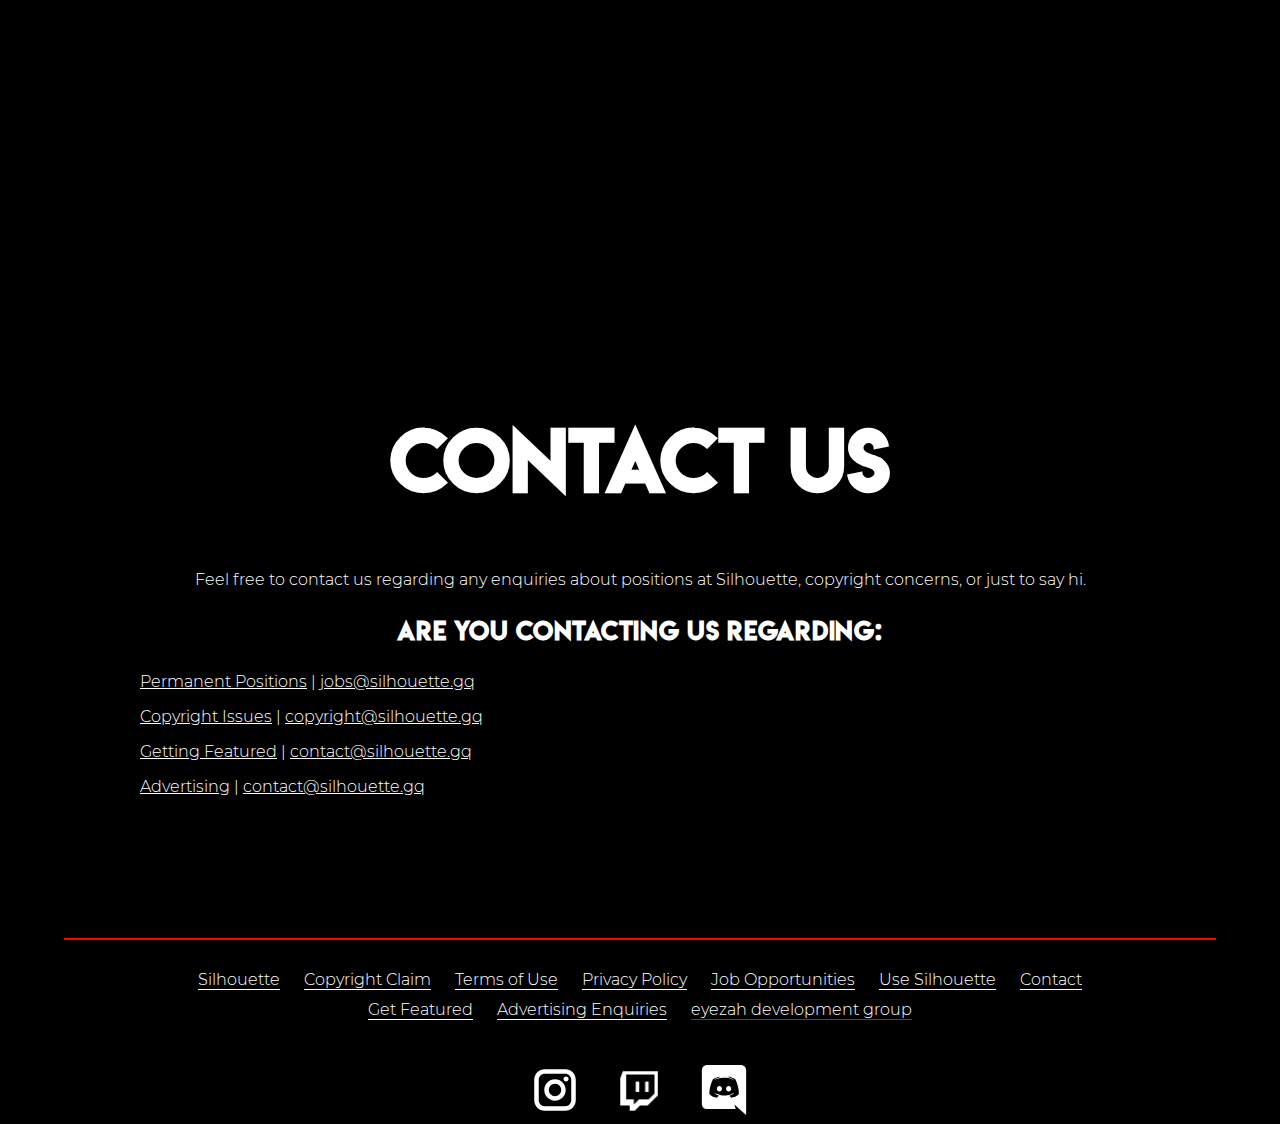
<file: contact/index.html>
<!DOCTYPE html>
<html>
  <head>
    <meta charset="utf-8">
    <meta name="viewport" content="width=device-width, initial-scale=1">
    <title>Contact | Silhouette</title>
    <link href="../style/doc.css" rel="stylesheet" type="text/css" />
	<meta name="description" content="The hottest internet radio this side of the known universe. Silhouette is the loudest Internet Radio by secondary school students in the Auckland region. It's Locally operated, and functions with community in mind.">

	<link rel="apple-touch-icon" sizes="180x180" href="../favicons/apple-touch-icon.png">
	<link rel="icon" type="image/png" sizes="32x32" href="../favicons/favicon-32x32.png">
	<link rel="icon" type="image/png" sizes="192x192" href="../favicons/android-chrome-192x192.png">
	<link rel="icon" type="image/png" sizes="16x16" href="../favicons/favicon-16x16.png">
	<link rel="manifest" href="../favicons/site.webmanifest">
	<link rel="mask-icon" href="../favicons/safari-pinned-tab.svg" color="#ff0000">
	<link rel="shortcut icon" href="../favicons/favicon.ico">
	<meta name="msapplication-TileColor" content="#000000">
	<meta name="msapplication-TileImage" content="../favicons/mstile-144x144.png">
	<meta name="msapplication-config" content="../favicons/browserconfig.xml">
	<meta name="theme-color" content="#000000">
	<link rel="icon" type="image/png" href="http://www.silhouette.gq/favicons/favicon.ico">
	<link rel="favicon" type="image/png" href="http://www.silhouette.gq/favicons/favicon.ico">
	<link rel="shortcut icon" type="image/x-icon" href="favicon.ico">
	
	<meta property="og:title" content="Contact | Silhouette" />
	<meta property="og:type" content="website" />
	<meta property="og:url" content="https://www.silhouette.gq/contact" />
	<meta property="og:image" content="https://www.silhouette.gq/favicons/thumbnail.png" />
	<meta property="og:site_name" content="Silhouette" />
	<meta property="og:locale" content="en_US">
	<meta property="og:description" content="The hottest internet radio this side of the known universe | Silhouette - Beats Turning">
	
	<!-- Google Analytics -->
	<script async src="https://www.googletagmanager.com/gtag/js?id=UA-141698745-1"></script>
	<script>
	  window.dataLayer = window.dataLayer || [];
	  function gtag(){dataLayer.push(arguments);}
	  gtag('js', new Date());

      gtag('config', 'UA-141698745-1');
	</script>
  </head>
  <body>
  <div id=load><div id="load-record"><div id="load-1"></div><div class="load-rotate" id="load-2"></div><div class="load-rotate" id="load-3"></div><div class="load-rotate" id="load-4"></div></div></div>
  <h1>Contact Us</h1>
  <p style="text-align: center">Feel free to contact us regarding any enquiries about positions at Silhouette, copyright concerns, or just to say hi.</p>
  <h3>Are you contacting us regarding:</h3>
  <p><a href="mailto:jobs@silhouette.gq?subject=Permant%20Positions">Permanent Positions</a> | <a href="mailto:jobs@silhouette.gq?subject=Permant%20Positions">jobs@silhouette.gq</a></p>
  <p><a href="mailto:copyright@silhouette.gq?subject=Copyright">Copyright Issues</a> | <a href="mailto:copyright@silhouette.gq?subject=Copyright">copyright@silhouette.gq</a></p>
  <p><a href="mailto:contact@silhouette.gq?subject=Feature">Getting Featured</a> | <a href="mailto:contact@silhouette.gq?subject=Feature">contact@silhouette.gq</a></p>
  <p><a href="mailto:contact@silhouette.gq?subject=Advertising">Advertising</a> | <a href="mailto:contact@silhouette.gq?subject=Advertising">contact@silhouette.gq</a></p>
  <br>
  <br>
  <br>
  <br>
  <br>
  <br>
  <br>
  <div id=footer-line></div>
  <div id="footer">
    <a href="http://www.silhouette.gq">Silhouette</a>
	<a onClick="window.open('http://www.silhouette.gq/legal/#copyright','_blank')">Copyright Claim</a>
	<a onClick="window.open('http://www.silhouette.gq/legal','_blank')">Terms of Use</a>
	<a onClick="window.open('http://www.silhouette.gq/privacy','_blank')">Privacy Policy</a>
	<a onClick="window.open('http://www.silhouette.gq/jobs','_blank')">Job Opportunities</a>
	<a onClick="window.open('http://www.silhouette.gq/developer','_blank')">Use Silhouette</a>
	<a onClick="window.open('http://www.silhouette.gq/contact','_blank')">Contact</a>
	<a onClick="window.open('http://www.silhouette.gq/jobs/#feature','_blank')">Get Featured</a>
	<a onClick="window.open('http://www.silhouette.gq/contact','_blank')">Advertising Enquiries</a>
	<a href="" style="border-bottom:1px solid red">eyezah development group</a>
	<div id=footer-social>
	  <img src="../style/images/instagram.svg" onClick="window.open('https://www.instagram.com/silhouette.gq/','_blank')"></img>
	  <img src="../style/images/twitch.png" onClick="window.open('https://www.twitch.tv/silhouettegq/','_blank')"></img>
	  <img src="../style/images/discord.svg" onClick="window.open('https://discord.gg/ZVeEfbq','_blank')" style="background-color:black"></img>
	</div>
  </div>
  <script src="../script/doc.js"></script>
  </body>
</html>
</file>
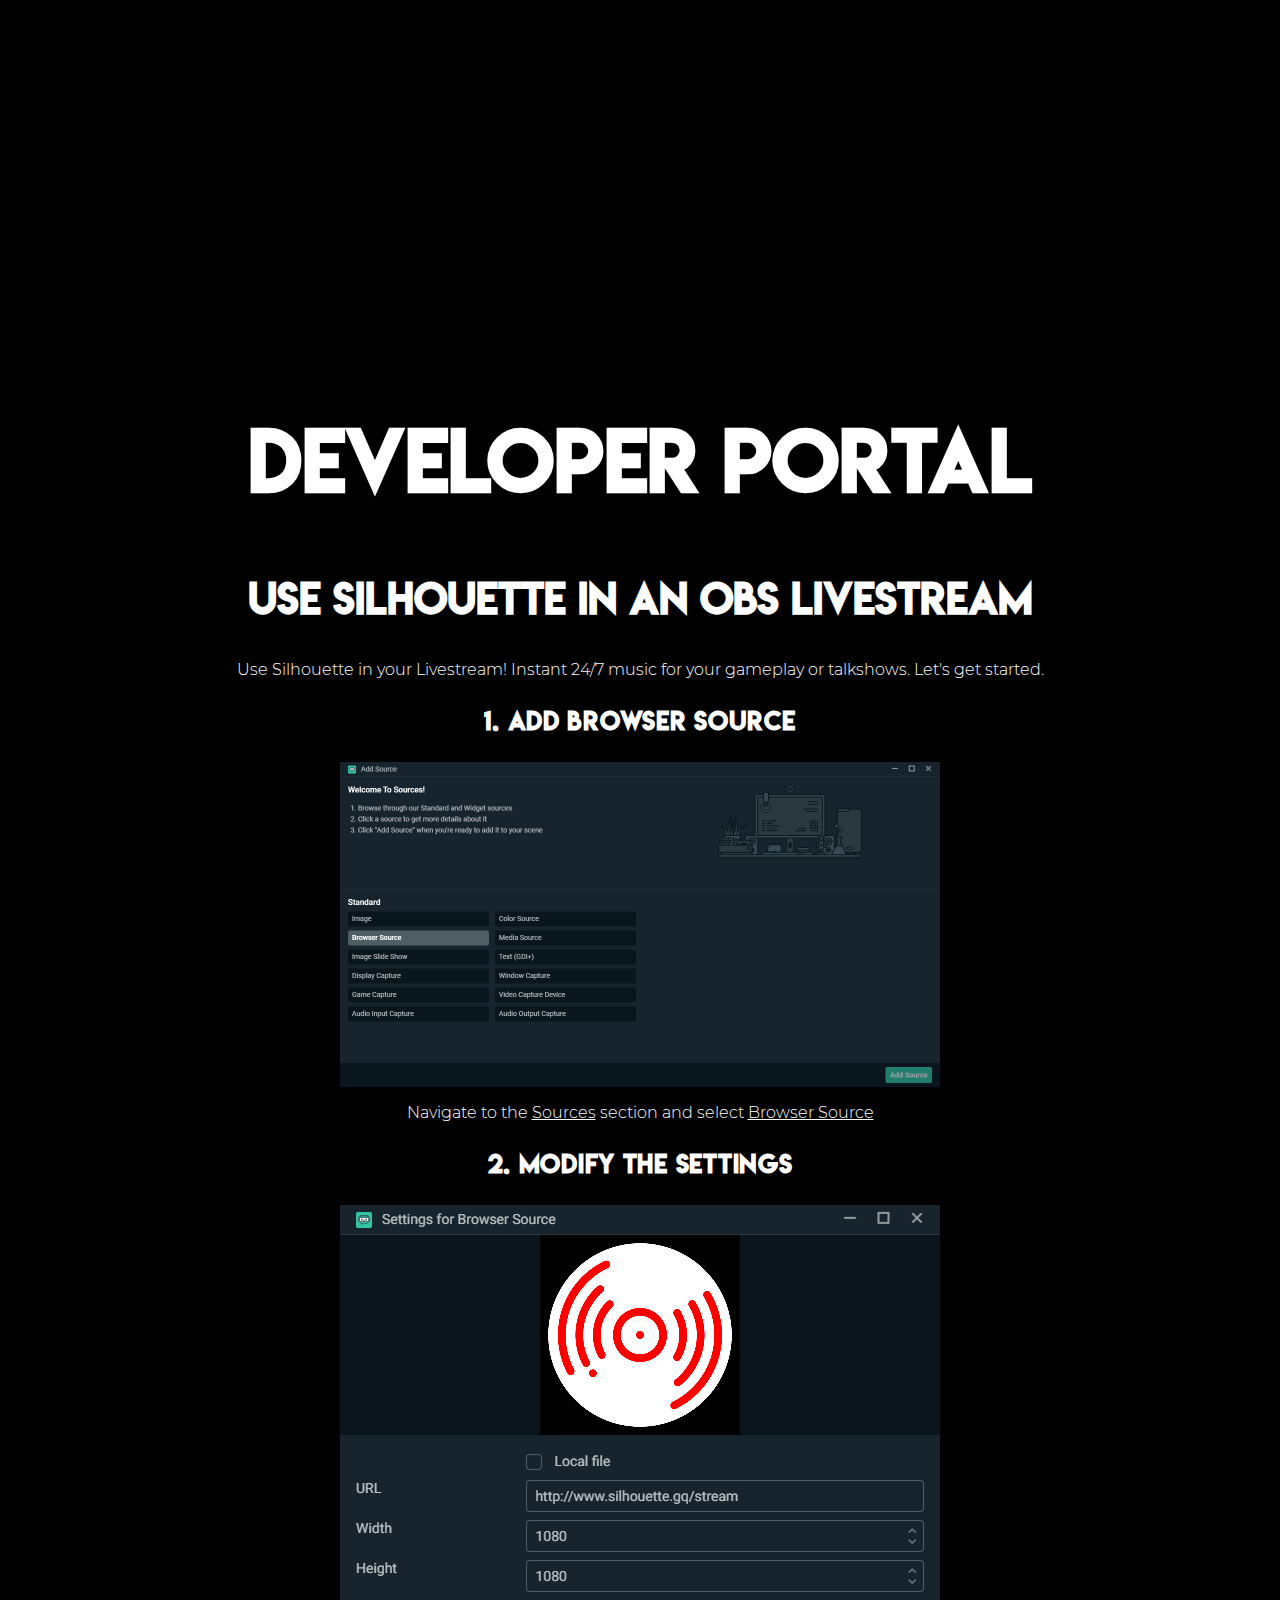
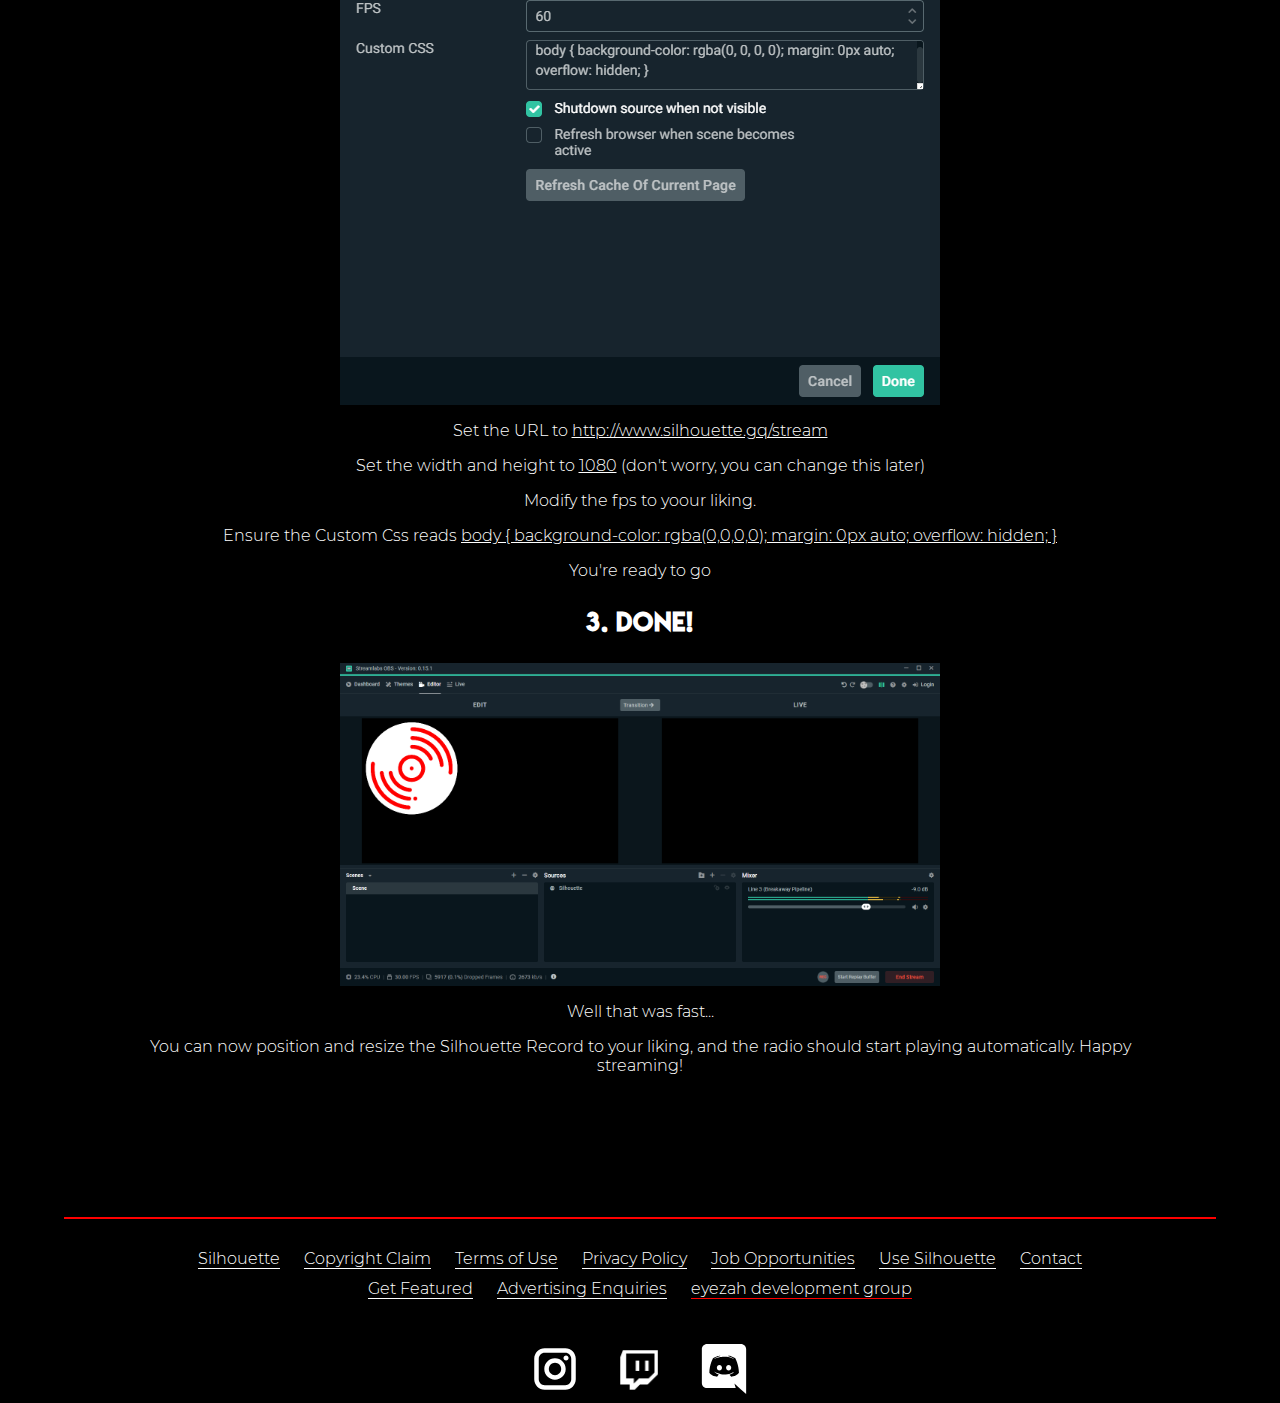
<file: developer/index.html>
<!DOCTYPE html>
<html>
  <head>
    <meta charset="utf-8">
    <meta name="viewport" content="width=device-width, initial-scale=1">
    <title>Developer Portal | Silhouette</title>
    <link href="../style/doc.css" rel="stylesheet" type="text/css" />
	<meta name="description" content="Developer options and quirks for adding Silhouette to your website or stream. The hottest internet radio this side of the known universe. Silhouette is the loudest Internet Radio by secondary school students in the Auckland region. It's Locally operated, and functions with community in mind.">

	<link rel="apple-touch-icon" sizes="180x180" href="../favicons/apple-touch-icon.png">
	<link rel="icon" type="image/png" sizes="32x32" href="../favicons/favicon-32x32.png">
	<link rel="icon" type="image/png" sizes="192x192" href="../favicons/android-chrome-192x192.png">
	<link rel="icon" type="image/png" sizes="16x16" href="../favicons/favicon-16x16.png">
	<link rel="manifest" href="../favicons/site.webmanifest">
	<link rel="mask-icon" href="../favicons/safari-pinned-tab.svg" color="#ff0000">
	<link rel="shortcut icon" href="../favicons/favicon.ico">
	<meta name="msapplication-TileColor" content="#000000">
	<meta name="msapplication-TileImage" content="../favicons/mstile-144x144.png">
	<meta name="msapplication-config" content="../favicons/browserconfig.xml">
	<meta name="theme-color" content="#000000">
	<link rel="icon" type="image/png" href="http://www.silhouette.gq/favicons/favicon.ico">
	<link rel="favicon" type="image/png" href="http://www.silhouette.gq/favicons/favicon.ico">
	<link rel="shortcut icon" type="image/x-icon" href="favicon.ico">
	
	<meta property="og:title" content="Developer Portal | Silhouette" />
	<meta property="og:type" content="website" />
	<meta property="og:url" content="https://www.silhouette.gq/developer" />
	<meta property="og:image" content="https://www.silhouette.gq/favicons/thumbnail.png" />
	<meta property="og:site_name" content="Silhouette" />
	<meta property="og:locale" content="en_US">
	<meta property="og:description" content="The hottest internet radio this side of the known universe | Silhouette - Beats Turning">
	
	<!-- Google Analytics -->
	<script async src="https://www.googletagmanager.com/gtag/js?id=UA-141698745-1"></script>
	<script>
	  window.dataLayer = window.dataLayer || [];
	  function gtag(){dataLayer.push(arguments);}
	  gtag('js', new Date());

      gtag('config', 'UA-141698745-1');
	</script>
  </head>
  <body>
  <div id=load><div id="load-record"><div id="load-1"></div><div class="load-rotate" id="load-2"></div><div class="load-rotate" id="load-3"></div><div class="load-rotate" id="load-4"></div></div></div>
  <h1>Developer Portal</h1>
  <h2>Use Silhouette in an OBS Livestream</h2>
  <p style="text-align: center">Use Silhouette in your Livestream! Instant 24/7 music for your gameplay or talkshows. Let's get started.</p>
  <h3>1. Add browser source</h3>
  <img src="./obs-1.png"></img>
  <p style="text-align: center">Navigate to the <a>Sources</a> section and select <a>Browser Source</a></p>
  <h3>2. Modify the Settings</h3>
  <img src="./obs-2.png"></img>
  <p style="text-align: center">Set the URL to <a>http://www.silhouette.gq/stream</a></p>
  <p style="text-align: center">Set the width and height to <a>1080</a> (don't worry, you can change this later)</p>
  <p style="text-align: center">Modify the fps to yoour liking.</p>
  <p style="text-align: center">Ensure the Custom Css reads <a>body { background-color: rgba(0,0,0,0); margin: 0px auto; overflow: hidden; }</a></p>
  <p style="text-align: center">You're ready to go</p>
  <h3>3. Done!</h3>
  <img src="./obs-3.png"></img>
  <p style="text-align: center">Well that was fast...</p>
  <p style="text-align: center">You can now position and resize the Silhouette Record to your liking, and the radio should start playing automatically. Happy streaming!</p>
  <br>
  <br>
  <br>
  <br>
  <br>
  <br>
  <br>
  <div id=footer-line></div>
  <div id="footer">
    <a href="http://www.silhouette.gq">Silhouette</a>
	<a onClick="window.open('http://www.silhouette.gq/legal/#copyright','_blank')">Copyright Claim</a>
	<a onClick="window.open('http://www.silhouette.gq/legal','_blank')">Terms of Use</a>
	<a onClick="window.open('http://www.silhouette.gq/privacy','_blank')">Privacy Policy</a>
	<a onClick="window.open('http://www.silhouette.gq/jobs','_blank')">Job Opportunities</a>
	<a onClick="window.open('http://www.silhouette.gq/developer','_blank')">Use Silhouette</a>
	<a onClick="window.open('http://www.silhouette.gq/contact','_blank')">Contact</a>
	<a onClick="window.open('http://www.silhouette.gq/jobs/#feature','_blank')">Get Featured</a>
	<a onClick="window.open('http://www.silhouette.gq/contact','_blank')">Advertising Enquiries</a>
	<a href="" style="border-bottom:1px solid red">eyezah development group</a>
	<div id=footer-social>
	  <img src="../style/images/instagram.svg" onClick="window.open('https://www.instagram.com/silhouette.gq/','_blank')"></img>
	  <img src="../style/images/twitch.png" onClick="window.open('https://www.twitch.tv/silhouettegq/','_blank')"></img>
	  <img src="../style/images/discord.svg" onClick="window.open('https://discord.gg/ZVeEfbq','_blank')" style="background-color:black"></img>
	</div>
  </div>
  <script src="../script/doc.js"></script>
  </body>
</html>
</file>
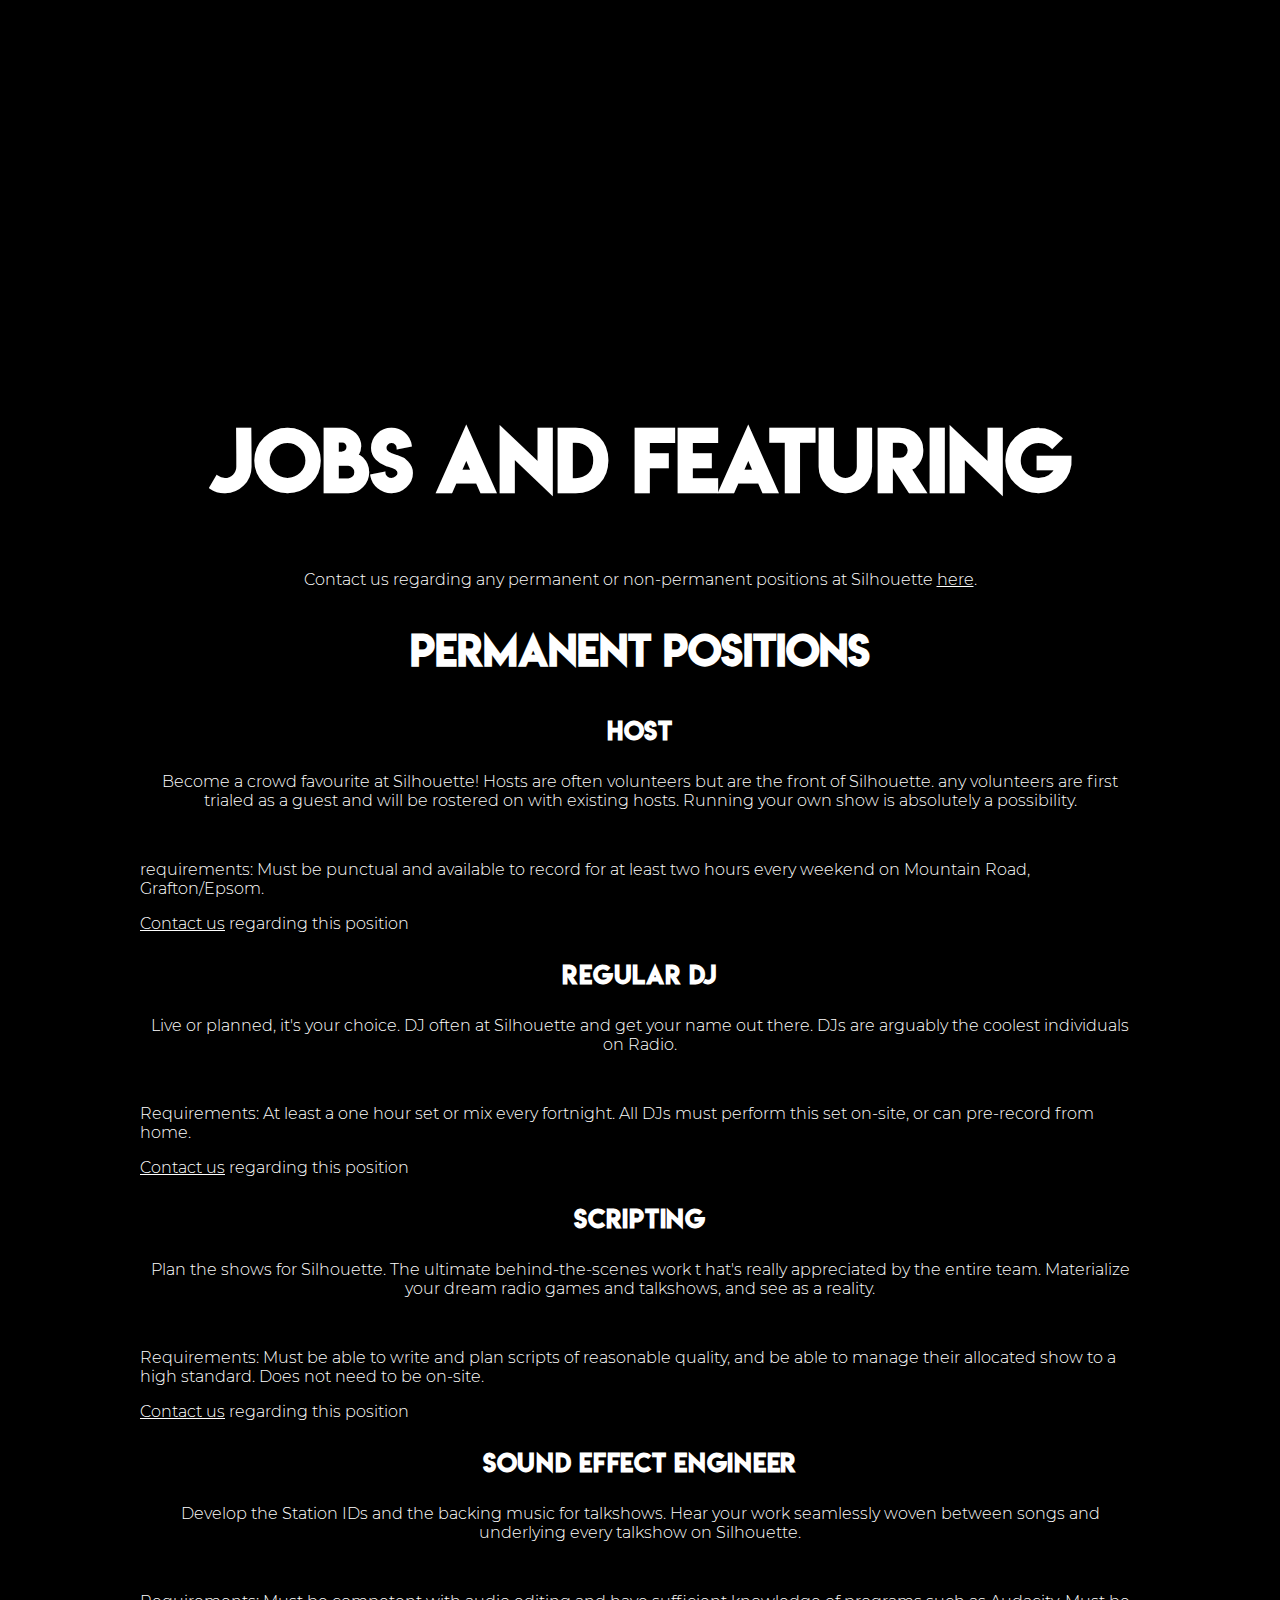
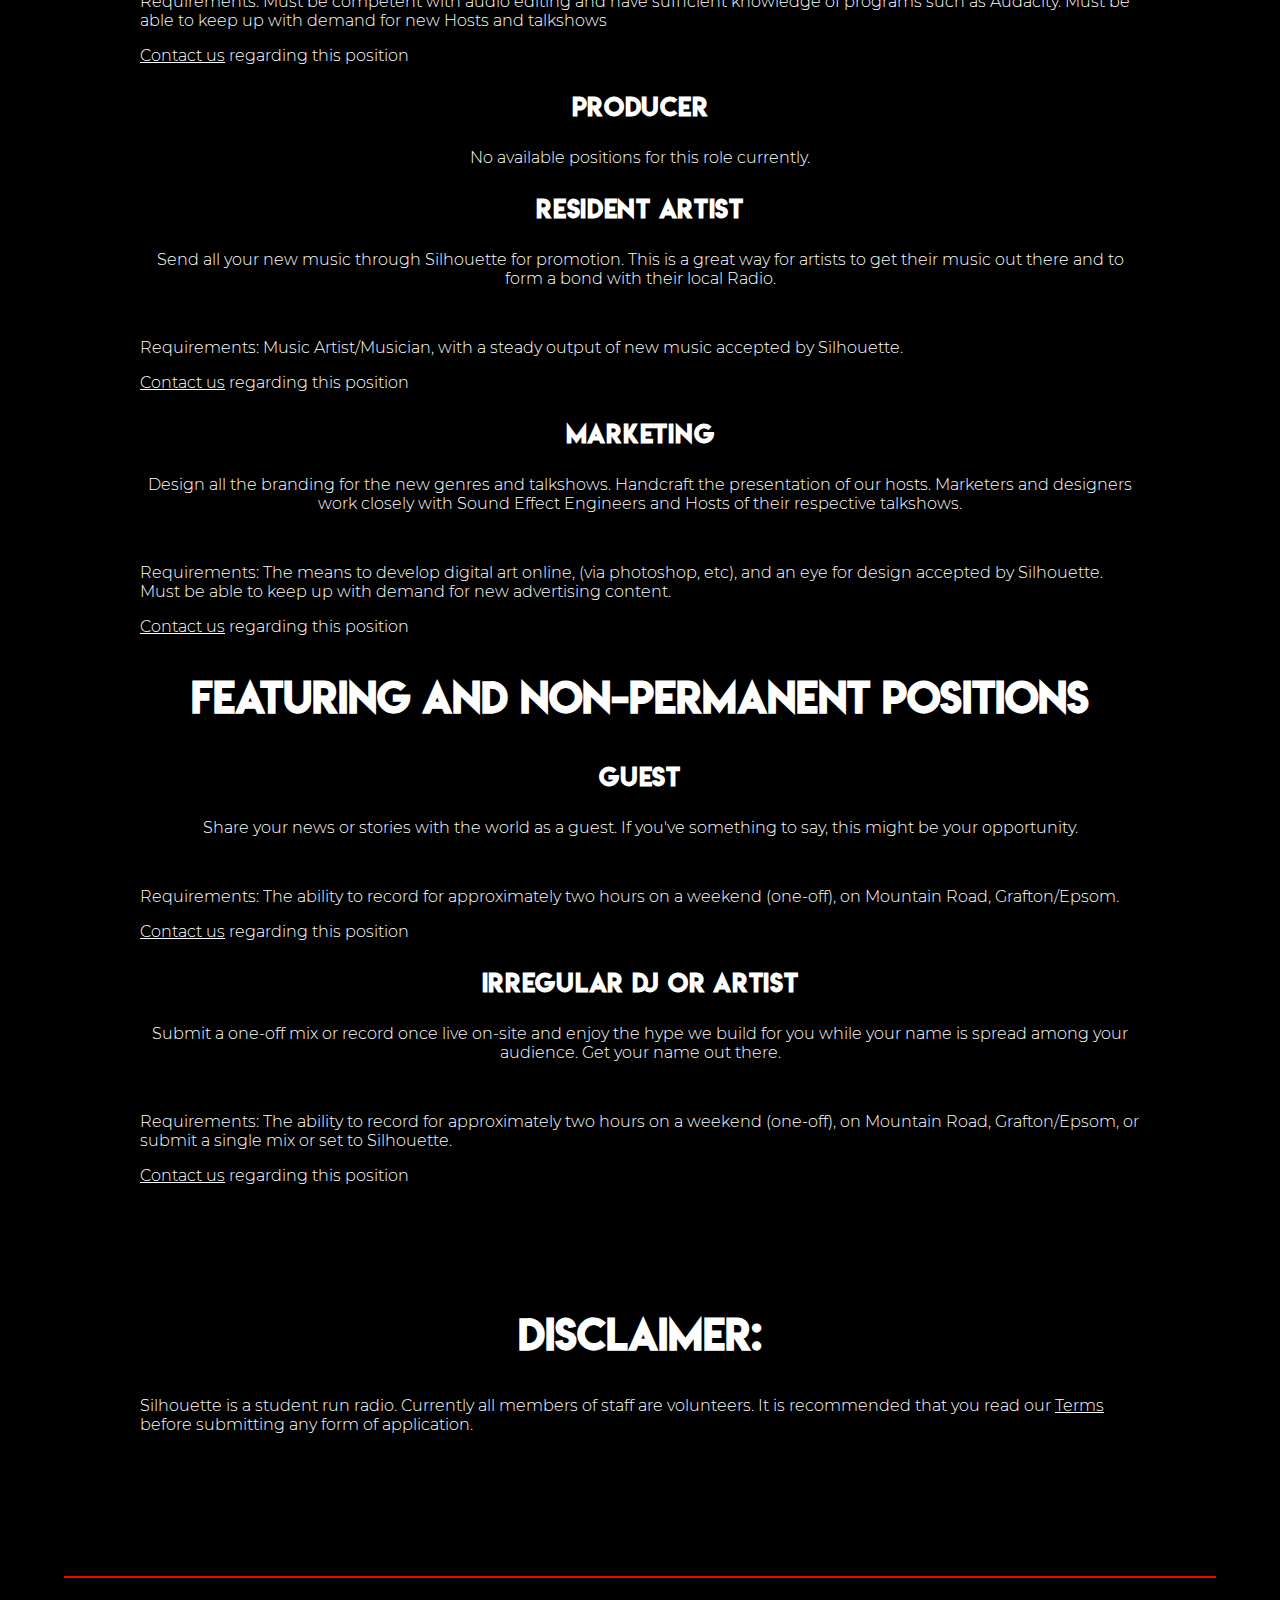
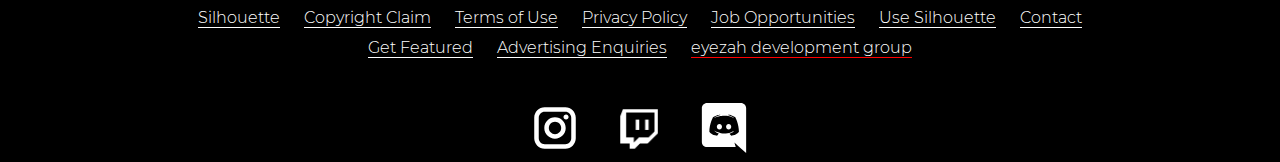
<file: jobs/index.html>
<!DOCTYPE html>
<html>
  <head>
    <meta charset="utf-8">
    <meta name="viewport" content="width=device-width, initial-scale=1">
    <title>Jobs | Silhouette</title>
    <link href="../style/doc.css" rel="stylesheet" type="text/css" />
	<meta name="description" content="We have a variety of positions available here at Silhouette. Contact us to learn more. The hottest internet radio this side of the known universe. Silhouette is the loudest Internet Radio by secondary school students in the Auckland region. It's Locally operated, and functions with community in mind.">

	<link rel="apple-touch-icon" sizes="180x180" href="../favicons/apple-touch-icon.png">
	<link rel="icon" type="image/png" sizes="32x32" href="../favicons/favicon-32x32.png">
	<link rel="icon" type="image/png" sizes="192x192" href="../favicons/android-chrome-192x192.png">
	<link rel="icon" type="image/png" sizes="16x16" href="../favicons/favicon-16x16.png">
	<link rel="manifest" href="../favicons/site.webmanifest">
	<link rel="mask-icon" href="../favicons/safari-pinned-tab.svg" color="#ff0000">
	<link rel="shortcut icon" href="../favicons/favicon.ico">
	<meta name="msapplication-TileColor" content="#000000">
	<meta name="msapplication-TileImage" content="../favicons/mstile-144x144.png">
	<meta name="msapplication-config" content="../favicons/browserconfig.xml">
	<meta name="theme-color" content="#000000">
	<link rel="icon" type="image/png" href="http://www.silhouette.gq/favicons/favicon.ico">
	<link rel="favicon" type="image/png" href="http://www.silhouette.gq/favicons/favicon.ico">
	<link rel="shortcut icon" type="image/x-icon" href="favicon.ico">
	
	<meta property="og:title" content="Jobs | Silhouette" />
	<meta property="og:type" content="website" />
	<meta property="og:url" content="https://www.silhouette.gq/jobs" />
	<meta property="og:image" content="https://www.silhouette.gq/favicons/thumbnail.png" />
	<meta property="og:site_name" content="Silhouette" />
	<meta property="og:locale" content="en_US">
	<meta property="og:description" content="The hottest internet radio this side of the known universe | Silhouette - Beats Turning">
	
	<!-- Google Analytics -->
	<script async src="https://www.googletagmanager.com/gtag/js?id=UA-141698745-1"></script>
	<script>
	  window.dataLayer = window.dataLayer || [];
	  function gtag(){dataLayer.push(arguments);}
	  gtag('js', new Date());

      gtag('config', 'UA-141698745-1');
	</script>
  </head>
  <body>
  <div id=load><div id="load-record"><div id="load-1"></div><div class="load-rotate" id="load-2"></div><div class="load-rotate" id="load-3"></div><div class="load-rotate" id="load-4"></div></div></div>
  <h1>Jobs and Featuring</h1>
  <p style="text-align: center">Contact us regarding any permanent or non-permanent positions at Silhouette <a href="http://www.silhouette.gq/contact">here</a>.</p>
  <h2>Permanent Positions</h2>
  
  
  <h3>Host</h3>
  <p style="text-align: center">Become a crowd favourite at Silhouette! Hosts are often volunteers but are the front of Silhouette. any volunteers are first trialed as a guest and will be rostered on with existing hosts. Running your own show is absolutely a possibility.</p>
  <br>
  <p>requirements: Must be punctual and available to record for at least two hours every weekend on Mountain Road, Grafton/Epsom.</p>
  <p><a href="mailto:jobs@silhouette.gq?subject=Host%20Position">Contact us</a> regarding this position</p>
  
  
  <h3>Regular DJ</h3>
  <p style="text-align: center">Live or planned, it's your choice. DJ often at Silhouette and get your name out there. DJs are arguably the coolest individuals on Radio.</p>
  <br>
  <p>Requirements: At least a one hour set or mix every fortnight. All DJs must perform this set on-site, or can pre-record from home.</p>
  <p><a href="mailto:jobs@silhouette.gq?subject=DJ%20Position">Contact us</a> regarding this position</p>
  
  
  <h3>Scripting</h3>
  <p style="text-align: center">Plan the shows for Silhouette. The ultimate behind-the-scenes work t hat's really appreciated by the entire team. Materialize your dream radio games and talkshows, and see as a reality.</p>
  <br>
  <p>Requirements: Must be able to write and plan scripts of reasonable quality, and be able to manage their allocated show to a high standard. Does not need to be on-site.</p>
  <p><a href="mailto:jobs@silhouette.gq?subject=Scripting%20Position">Contact us</a> regarding this position</p>
  
  
  <h3>Sound Effect Engineer</h3>
  <p style="text-align: center">Develop the Station IDs and the backing music for talkshows. Hear your work seamlessly woven between songs and underlying every talkshow on Silhouette.</p>
  <br>
  <p>Requirements: Must be competent with audio editing and have sufficient knowledge of programs such as Audacity. Must be able to keep up with demand for new Hosts and talkshows</p>
  <p><a href="mailto:jobs@silhouette.gq?subject=Sound%20Effect%20Engineer%20Position">Contact us</a> regarding this position</p>
  
  
  <h3>Producer</h3>
  <p style="text-align: center">No available positions for this role currently.</p>
  
  
  <h3>Resident Artist</h3>
  <p style="text-align: center">Send all your new music through Silhouette for promotion. This is a great way for artists to get their music out there and to form a bond with their local Radio.</p>
  <br>
  <p>Requirements: Music Artist/Musician, with a steady output of new music accepted by Silhouette.</p>
  <p><a href="mailto:jobs@silhouette.gq?subject=Artist%20Position">Contact us</a> regarding this position</p>
  
  
  <h3>Marketing</h3>
  <p style="text-align: center">Design all the branding for the new genres and talkshows. Handcraft the presentation of our hosts. Marketers and designers work closely with Sound Effect Engineers and Hosts of their respective talkshows.</p>
  <br>
  <p>Requirements: The means to develop digital art online, (via photoshop, etc), and an eye for design accepted by Silhouette. Must be able to keep up with demand for new advertising content.</p>
  <p><a href="mailto:jobs@silhouette.gq?subject=Marketing%20Position">Contact us</a> regarding this position</p>
  
  
  
  <h2 id=feature>Featuring and non-permanent positions</h2>
  <h3>Guest</h3>
  <p style="text-align: center">Share your news or stories with the world as a guest. If you've something to say, this might be your opportunity.</p>
  <br>
  <p>Requirements: The ability to record for approximately two hours on a weekend (one-off), on Mountain Road, Grafton/Epsom.</p>
  <p><a href="mailto:contact@silhouette.gq?subject=Feature">Contact us</a> regarding this position</p>
  
  
  <h3>Irregular DJ or Artist</h3>
  <p style="text-align: center">Submit a one-off mix or record once live on-site and enjoy the hype we build for you while your name is spread among your audience. Get your name out there.</p>
  <br>
  <p>Requirements: The ability to record for approximately two hours on a weekend (one-off), on Mountain Road, Grafton/Epsom, or submit a single mix or set to Silhouette.</p>
  <p><a href="mailto:contact@silhouette.gq?subject=Feature">Contact us</a> regarding this position</p>
  
  
  <br>
  <br>
  <br>
  <br>
  <h2>Disclaimer:</h2>
  <p>Silhouette is a student run radio. Currently all members of staff are volunteers. It is recommended that you read our <a href="http://www.silhouette.gq/legal">Terms</a> before submitting any form of application.</p>
  <br>
  <br>
  <br>
  <br>
  <br>
  <br>
  <br>
  <div id=footer-line></div>
  <div id="footer">
    <a href="http://www.silhouette.gq">Silhouette</a>
	<a onClick="window.open('http://www.silhouette.gq/legal/#copyright','_blank')">Copyright Claim</a>
	<a onClick="window.open('http://www.silhouette.gq/legal','_blank')">Terms of Use</a>
	<a onClick="window.open('http://www.silhouette.gq/privacy','_blank')">Privacy Policy</a>
	<a onClick="window.open('http://www.silhouette.gq/jobs','_blank')">Job Opportunities</a>
	<a onClick="window.open('http://www.silhouette.gq/developer','_blank')">Use Silhouette</a>
	<a onClick="window.open('http://www.silhouette.gq/contact','_blank')">Contact</a>
	<a onClick="window.open('http://www.silhouette.gq/jobs/#feature','_blank')">Get Featured</a>
	<a onClick="window.open('http://www.silhouette.gq/contact','_blank')">Advertising Enquiries</a>
	<a href="" style="border-bottom:1px solid red">eyezah development group</a>
	<div id=footer-social>
	  <img src="../style/images/instagram.svg" onClick="window.open('https://www.instagram.com/silhouette.gq/','_blank')"></img>
	  <img src="../style/images/twitch.png" onClick="window.open('https://www.twitch.tv/silhouettegq/','_blank')"></img>
	  <img src="../style/images/discord.svg" onClick="window.open('https://discord.gg/ZVeEfbq','_blank')" style="background-color:black"></img>
	</div>
  </div>
  <script src="../script/doc.js"></script>
  </body>
</html>
</file>
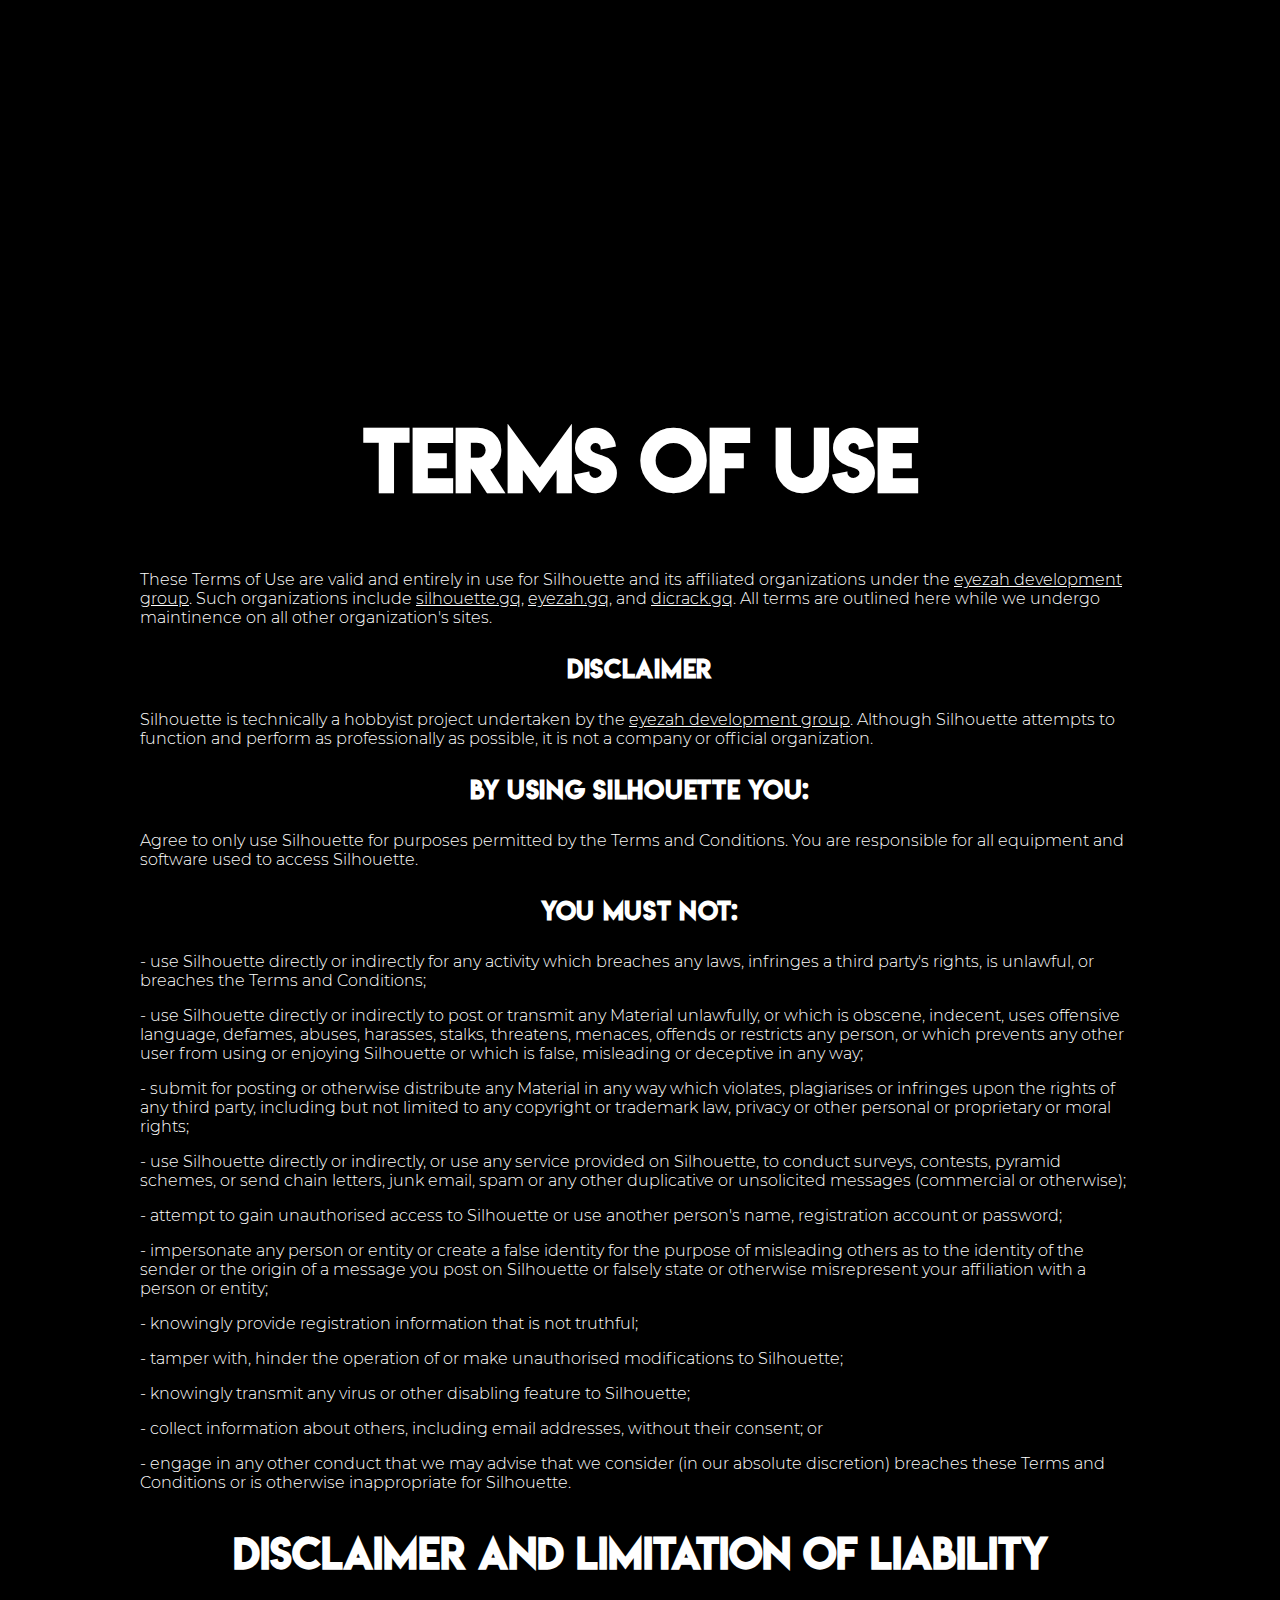
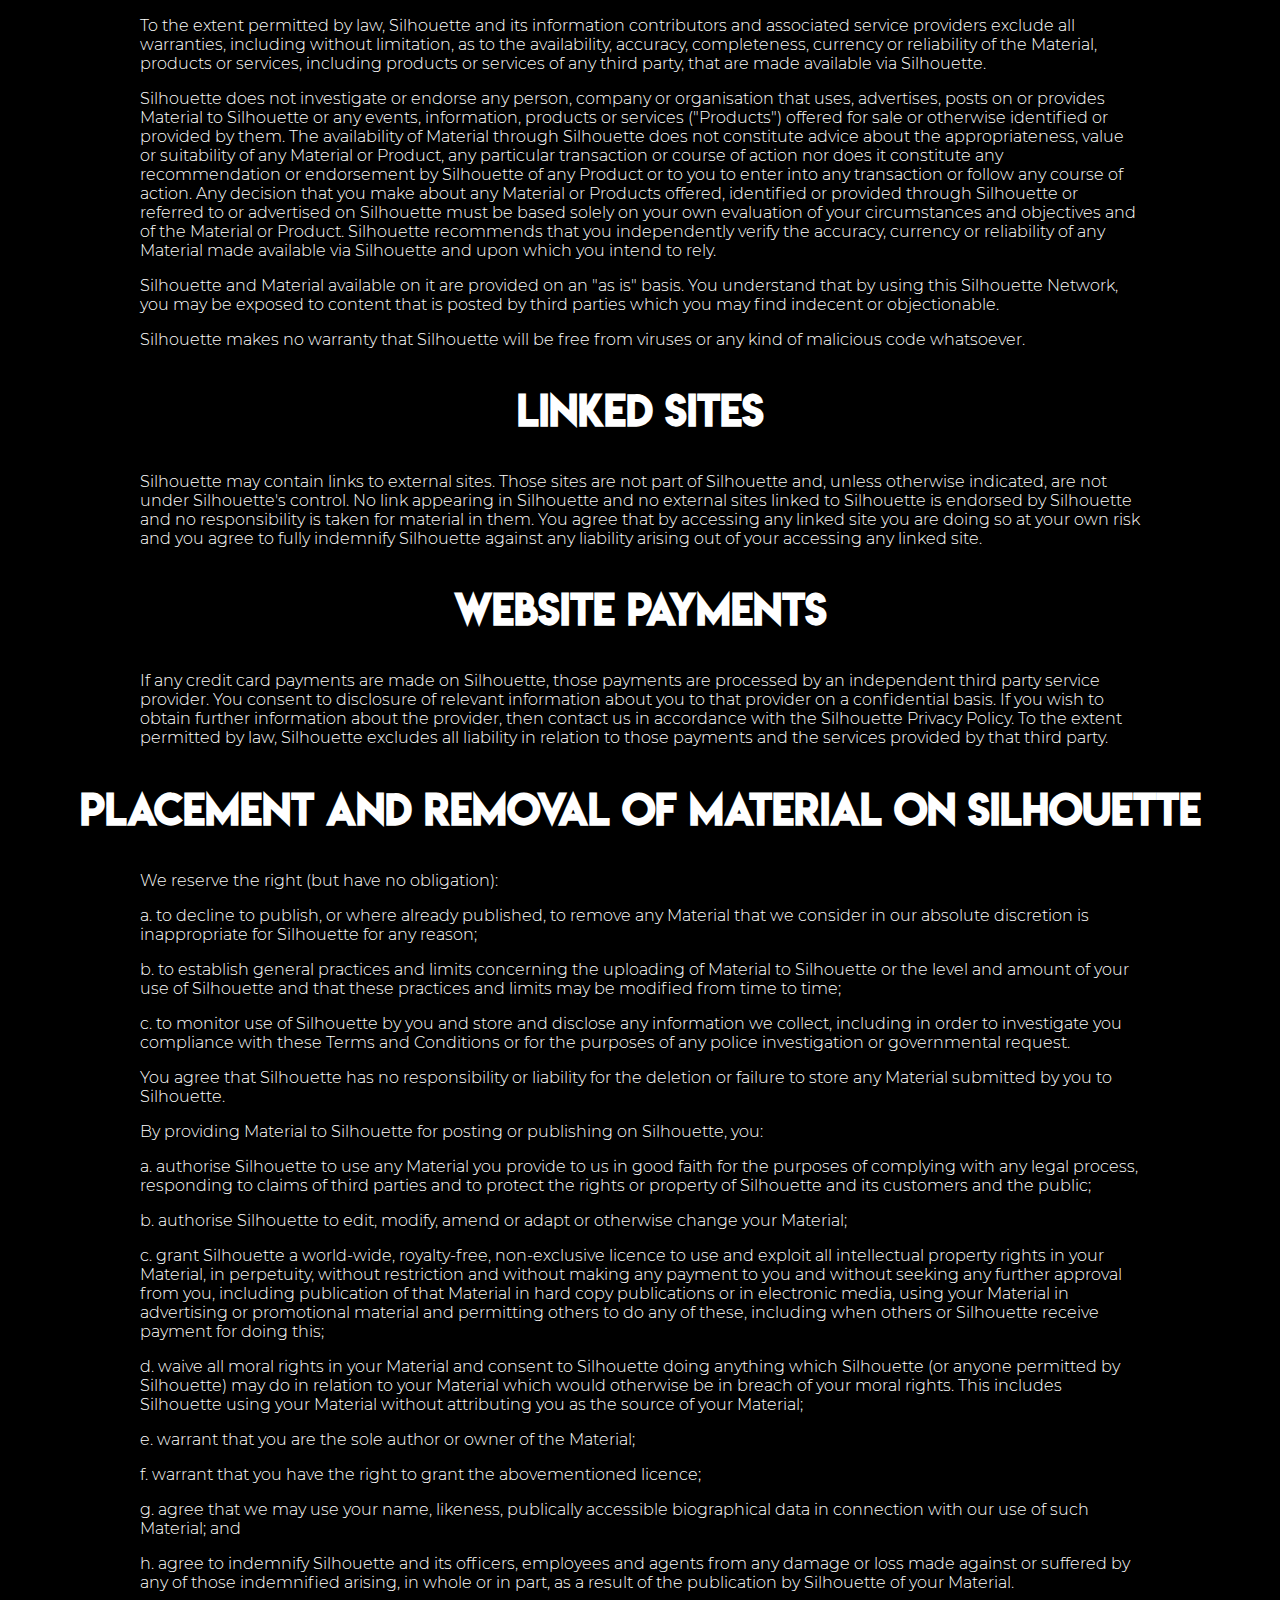
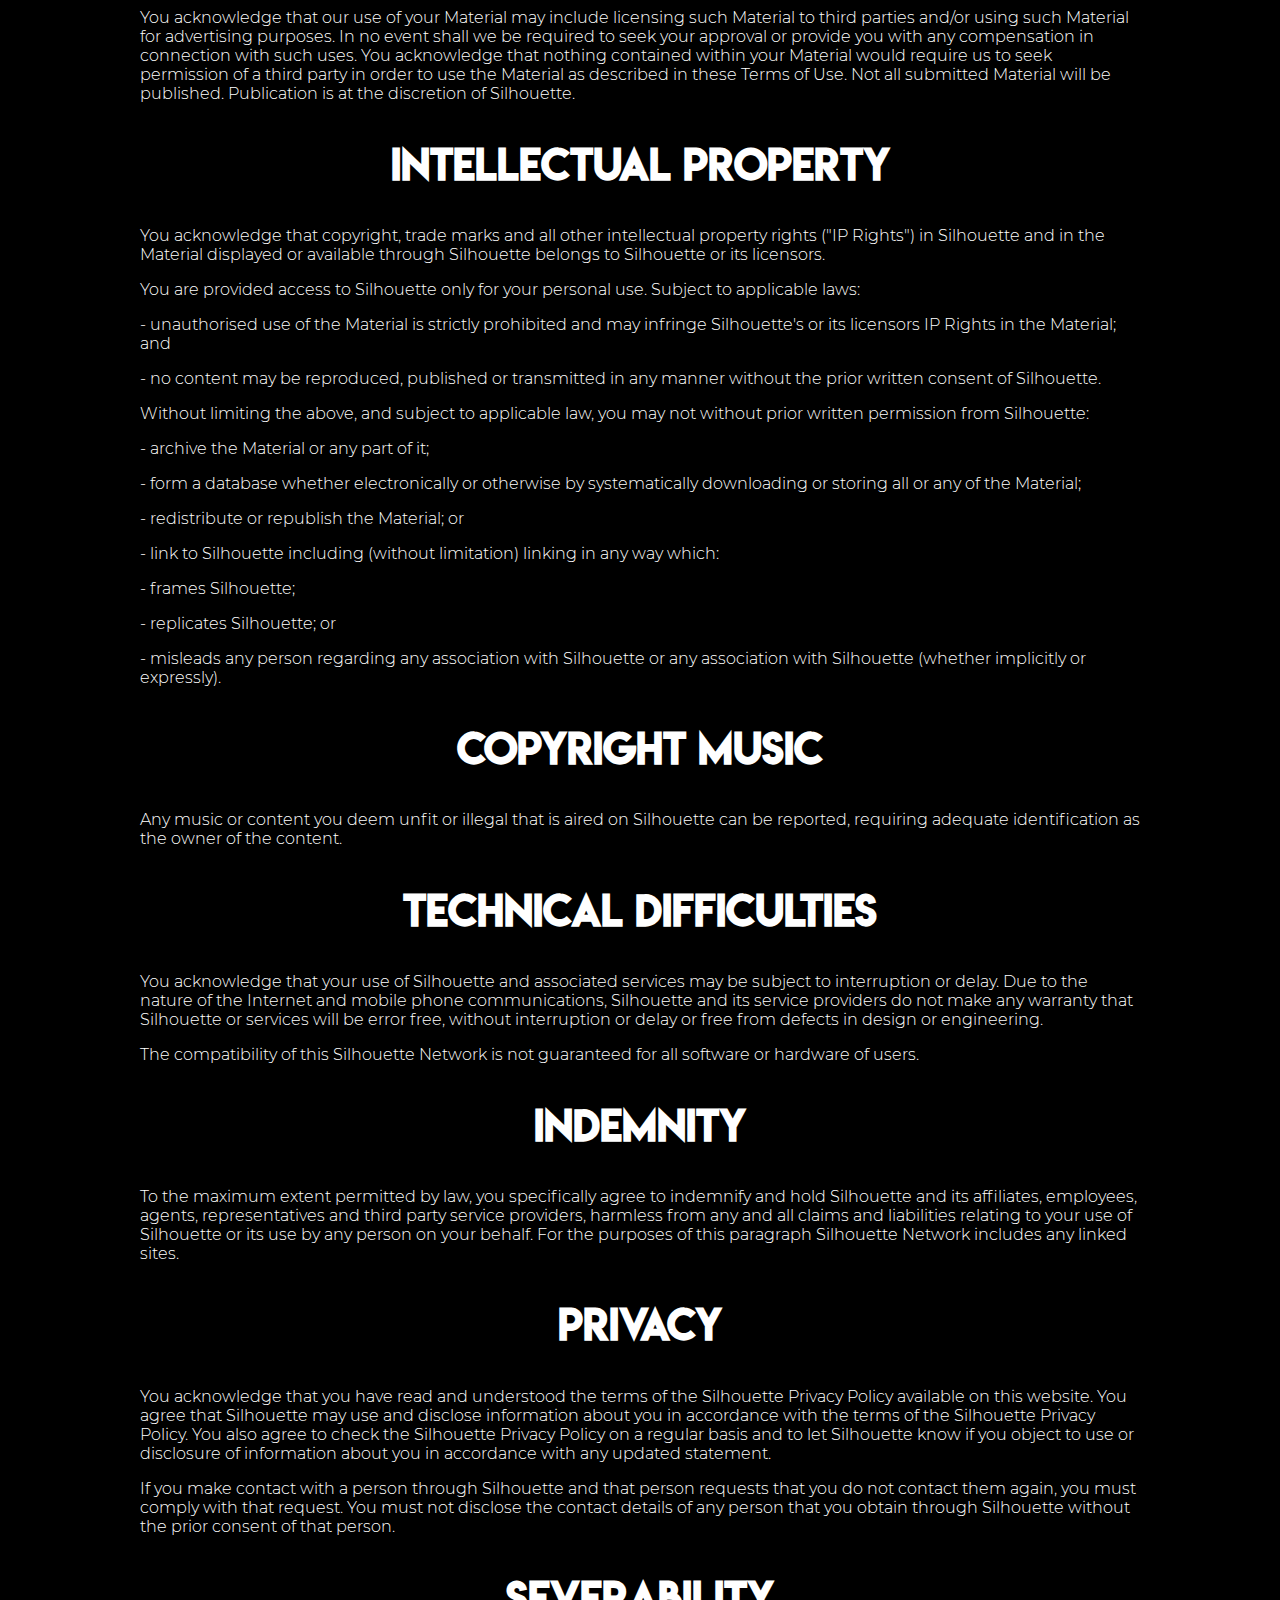
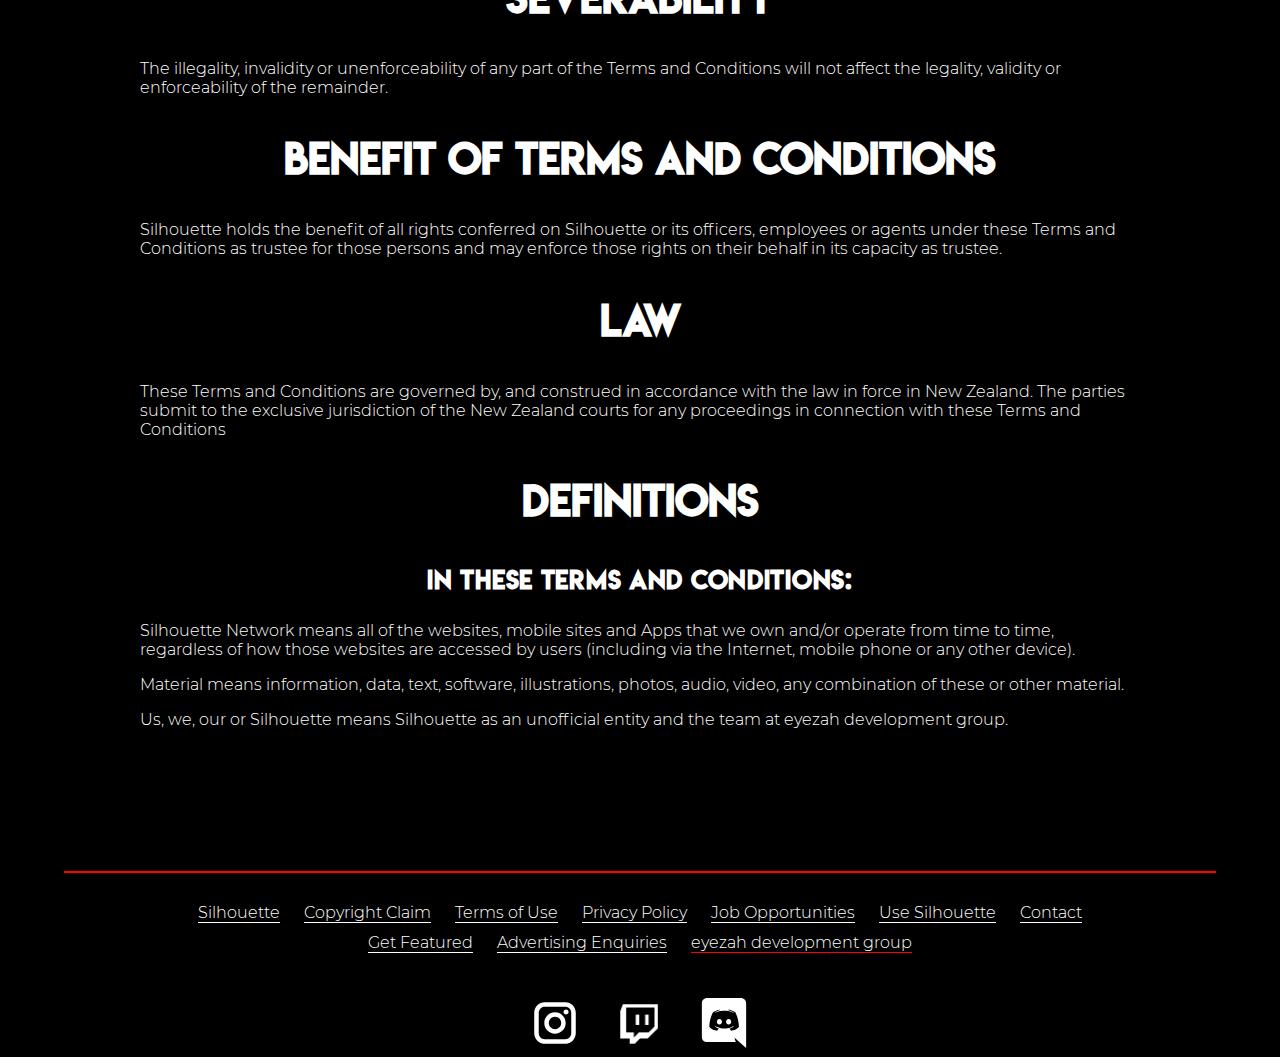
<file: legal/index.html>
<!DOCTYPE html>
<html>
  <head>
    <meta charset="utf-8">
    <meta name="viewport" content="width=device-width, initial-scale=1">
    <title>Legal | Silhouette</title>
    <link href="../style/doc.css" rel="stylesheet" type="text/css" />
	<meta name="description" content="Terms of Use for Silhouette and its affiliates. The hottest internet radio this side of the known universe. Silhouette is the loudest Internet Radio by secondary school students in the Auckland region. It's Locally operated, and functions with community in mind.">

	<link rel="apple-touch-icon" sizes="180x180" href="../favicons/apple-touch-icon.png">
	<link rel="icon" type="image/png" sizes="32x32" href="../favicons/favicon-32x32.png">
	<link rel="icon" type="image/png" sizes="192x192" href="../favicons/android-chrome-192x192.png">
	<link rel="icon" type="image/png" sizes="16x16" href="../favicons/favicon-16x16.png">
	<link rel="manifest" href="../favicons/site.webmanifest">
	<link rel="mask-icon" href="../favicons/safari-pinned-tab.svg" color="#ff0000">
	<link rel="shortcut icon" href="../favicons/favicon.ico">
	<meta name="msapplication-TileColor" content="#000000">
	<meta name="msapplication-TileImage" content="../favicons/mstile-144x144.png">
	<meta name="msapplication-config" content="../favicons/browserconfig.xml">
	<meta name="theme-color" content="#000000">
	<link rel="icon" type="image/png" href="http://www.silhouette.gq/favicons/favicon.ico">
	<link rel="favicon" type="image/png" href="http://www.silhouette.gq/favicons/favicon.ico">
	<link rel="shortcut icon" type="image/x-icon" href="favicon.ico">
	
	<meta property="og:title" content="Terms of Use | Silhouette" />
	<meta property="og:type" content="website" />
	<meta property="og:url" content="https://www.silhouette.gq/legal" />
	<meta property="og:image" content="https://www.silhouette.gq/favicons/thumbnail.png" />
	<meta property="og:site_name" content="Silhouette" />
	<meta property="og:locale" content="en_US">
	<meta property="og:description" content="The hottest internet radio this side of the known universe | Silhouette - Beats Turning">
	
	<!-- Google Analytics -->
	<script async src="https://www.googletagmanager.com/gtag/js?id=UA-141698745-1"></script>
	<script>
	  window.dataLayer = window.dataLayer || [];
	  function gtag(){dataLayer.push(arguments);}
	  gtag('js', new Date());

      gtag('config', 'UA-141698745-1');
	</script>
  </head>
  <body>
  <div id=load><div id="load-record"><div id="load-1"></div><div class="load-rotate" id="load-2"></div><div class="load-rotate" id="load-3"></div><div class="load-rotate" id="load-4"></div></div></div>
  <h1>Terms of Use</h1>
  <p>These Terms of Use are valid and entirely in use for Silhouette and its affiliated organizations under the <a>eyezah development group</a>. Such organizations include <a>silhouette.gq</a>, <a>eyezah.gq</a>, and <a>dicrack.gq</a>. All terms are outlined here while we undergo maintinence on all other organization's sites.
  <h3>Disclaimer</h3>
  <p>Silhouette is technically a hobbyist project undertaken by the <a>eyezah development group</a>. Although Silhouette attempts to function and perform as professionally as possible, it is not a company or official organization.
  <h3>By using Silhouette you:</h3>
  <p>Agree to only use Silhouette for purposes permitted by the Terms and Conditions. You are responsible for all equipment and software used to access Silhouette.</p>
  <h3>You must not:</h3>
  <p>- use Silhouette directly or indirectly for any activity which breaches any laws, infringes a third party's rights, is unlawful, or breaches the Terms and Conditions;</p>
  <p>- use Silhouette directly or indirectly to post or transmit any Material unlawfully, or which is obscene, indecent, uses offensive language, defames, abuses, harasses, stalks, threatens, menaces, offends or restricts any person, or which prevents any other user from using or enjoying Silhouette or which is false, misleading or deceptive in any way;</p>
  <p>- submit for posting or otherwise distribute any Material in any way which violates, plagiarises or infringes upon the rights of any third party, including but not limited to any copyright or trademark law, privacy or other personal or proprietary or moral rights;</p>
  <p>- use Silhouette directly or indirectly, or use any service provided on Silhouette, to conduct surveys, contests, pyramid schemes, or send chain letters, junk email, spam or any other duplicative or unsolicited messages (commercial or otherwise);</p>
  <p>- attempt to gain unauthorised access to Silhouette or use another person's name, registration account or password;</p>
  <p>- impersonate any person or entity or create a false identity for the purpose of misleading others as to the identity of the sender or the origin of a message you post on Silhouette or falsely state or otherwise misrepresent your affiliation with a person or entity;</p>
  <p>- knowingly provide registration information that is not truthful;</p>
  <p>- tamper with, hinder the operation of or make unauthorised modifications to Silhouette;</p>
  <p>- knowingly transmit any virus or other disabling feature to Silhouette;</p>
  <p>- collect information about others, including email addresses, without their consent; or</p>
  <p>- engage in any other conduct that we may advise that we consider (in our absolute discretion) breaches these Terms and Conditions or is otherwise inappropriate for Silhouette.</p>
  <h2>Disclaimer and Limitation of liability</h2>
  <p>To the extent permitted by law, Silhouette and its information contributors and associated service providers exclude all warranties, including without limitation, as to the availability, accuracy, completeness, currency or reliability of the Material, products or services, including products or services of any third party, that are made available via Silhouette.</p>
  <p>Silhouette does not investigate or endorse any person, company or organisation that uses, advertises, posts on or provides Material to Silhouette or any events, information, products or services ("Products") offered for sale or otherwise identified or provided by them. The availability of Material through Silhouette does not constitute advice about the appropriateness, value or suitability of any Material or Product, any particular transaction or course of action nor does it constitute any recommendation or endorsement by Silhouette of any Product or to you to enter into any transaction or follow any course of action. Any decision that you make about any Material or Products offered, identified or provided through Silhouette or referred to or advertised on Silhouette must be based solely on your own evaluation of your circumstances and objectives and of the Material or Product. Silhouette recommends that you independently verify the accuracy, currency or reliability of any Material made available via Silhouette and upon which you intend to rely.</p>
  <p>Silhouette and Material available on it are provided on an "as is" basis. You understand that by using this Silhouette Network, you may be exposed to content that is posted by third parties which you may find indecent or objectionable.</p>
  <p>Silhouette makes no warranty that Silhouette will be free from viruses or any kind of malicious code whatsoever.</p>
  <h2>Linked Sites</h2>
  <p>Silhouette may contain links to external sites. Those sites are not part of Silhouette and, unless otherwise indicated, are not under Silhouette's control. No link appearing in Silhouette and no external sites linked to Silhouette is endorsed by Silhouette and no responsibility is taken for material in them. You agree that by accessing any linked site you are doing so at your own risk and you agree to fully indemnify Silhouette against any liability arising out of your accessing any linked site.</p>
  <h2>Website Payments</h2>
  <p>If any credit card payments are made on Silhouette, those payments are processed by an independent third party service provider. You consent to disclosure of relevant information about you to that provider on a confidential basis. If you wish to obtain further information about the provider, then contact us in accordance with the Silhouette Privacy Policy. To the extent permitted by law, Silhouette excludes all liability in relation to those payments and the services provided by that third party.</p>
  <h2>Placement and Removal of Material on Silhouette</h2>
  <p>We reserve the right (but have no obligation):</p>
  <p>a. to decline to publish, or where already published, to remove any Material that we consider in our absolute discretion is inappropriate for Silhouette for any reason;</p>
  <p>b. to establish general practices and limits concerning the uploading of Material to Silhouette or the level and amount of your use of Silhouette and that these practices and limits may be modified from time to time;</p>
  <p>c. to monitor use of Silhouette by you and store and disclose any information we collect, including in order to investigate you compliance with these Terms and Conditions or for the purposes of any police investigation or governmental request.</p>
  <p>You agree that Silhouette has no responsibility or liability for the deletion or failure to store any Material submitted by you to Silhouette.</p>
  <p>By providing Material to Silhouette for posting or publishing on Silhouette, you:</p>
  <p>a. authorise Silhouette to use any Material you provide to us in good faith for the purposes of complying with any legal process, responding to claims of third parties and to protect the rights or property of Silhouette and its customers and the public;</p>
  <p>b. authorise Silhouette to edit, modify, amend or adapt or otherwise change your Material;</p>
  <p>c. grant Silhouette a world-wide, royalty-free, non-exclusive licence to use and exploit all intellectual property rights in your Material, in perpetuity, without restriction and without making any payment to you and without seeking any further approval from you, including publication of that Material in hard copy publications or in electronic media, using your Material in advertising or promotional material and permitting others to do any of these, including when others or Silhouette receive payment for doing this;</p>
  <p>d. waive all moral rights in your Material and consent to Silhouette doing anything which Silhouette (or anyone permitted by Silhouette) may do in relation to your Material which would otherwise be in breach of your moral rights. This includes Silhouette using your Material without attributing you as the source of your Material;</p>
  <p>e. warrant that you are the sole author or owner of the Material;</p>
  <p>f. warrant that you have the right to grant the abovementioned licence;</p>
  <p>g. agree that we may use your name, likeness, publically accessible biographical data in connection with our use of such Material; and</p>
  <p>h. agree to indemnify Silhouette and its officers, employees and agents from any damage or loss made against or suffered by any of those indemnified arising, in whole or in part, as a result of the publication by Silhouette of your Material.</p>
  <p>You acknowledge that our use of your Material may include licensing such Material to third parties and/or using such Material for advertising purposes. In no event shall we be required to seek your approval or provide you with any compensation in connection with such uses. You acknowledge that nothing contained within your Material would require us to seek permission of a third party in order to use the Material as described in these Terms of Use. Not all submitted Material will be published. Publication is at the discretion of Silhouette.</p>
  <h2>Intellectual Property</h2>
  <p>You acknowledge that copyright, trade marks and all other intellectual property rights ("IP Rights") in Silhouette and in the Material displayed or available through Silhouette belongs to Silhouette or its licensors.</p>
  <p>You are provided access to Silhouette only for your personal use. Subject to applicable laws:</p>
  <p>- unauthorised use of the Material is strictly prohibited and may infringe Silhouette's or its licensors IP Rights in the Material; and</p>
  <p>- no content may be reproduced, published or transmitted in any manner without the prior written consent of Silhouette.</p>
  <p>Without limiting the above, and subject to applicable law, you may not without prior written permission from Silhouette:</p>
  <p>- archive the Material or any part of it;</p>
  <p>- form a database whether electronically or otherwise by systematically downloading or storing all or any of the Material;</p>
  <p>- redistribute or republish the Material; or</p>
  <p>- link to Silhouette including (without limitation) linking in any way which: </p>
  <p>- frames Silhouette; </p>
  <p>- replicates Silhouette; or</p>
  <p>- misleads any person regarding any association with Silhouette or any association with Silhouette (whether implicitly or expressly).</p>
  <h2 id=copyright>Copyright Music</h2>
  <p>Any music or content you deem unfit or illegal that is aired on Silhouette can be reported, requiring adequate identification as the owner of the content.</p>
  <h2>Technical Difficulties</h2>
  <p>You acknowledge that your use of Silhouette and associated services may be subject to interruption or delay. Due to the nature of the Internet and mobile phone communications, Silhouette and its service providers do not make any warranty that Silhouette or services will be error free, without interruption or delay or free from defects in design or engineering.</p>
  <p>The compatibility of this Silhouette Network is not guaranteed for all software or hardware of users.</p>
  <h2>Indemnity</h2>
  <p>To the maximum extent permitted by law, you specifically agree to indemnify and hold Silhouette and its affiliates, employees, agents, representatives and third party service providers, harmless from any and all claims and liabilities relating to your use of Silhouette or its use by any person on your behalf. For the purposes of this paragraph Silhouette Network includes any linked sites.</p>
  <h2>Privacy</h2>
  <p>You acknowledge that you have read and understood the terms of the Silhouette Privacy Policy available on this website. You agree that Silhouette may use and disclose information about you in accordance with the terms of the Silhouette Privacy Policy. You also agree to check the Silhouette Privacy Policy on a regular basis and to let Silhouette know if you object to use or disclosure of information about you in accordance with any updated statement.</p>
  <p>If you make contact with a person through Silhouette and that person requests that you do not contact them again, you must comply with that request. You must not disclose the contact details of any person that you obtain through Silhouette without the prior consent of that person.</p>
  <h2>Severability</h2>
  <p>The illegality, invalidity or unenforceability of any part of the Terms and Conditions will not affect the legality, validity or enforceability of the remainder.</p>
  <h2>Benefit of Terms and Conditions</h2>
  <p>Silhouette holds the benefit of all rights conferred on Silhouette or its officers, employees or agents under these Terms and Conditions as trustee for those persons and may enforce those rights on their behalf in its capacity as trustee.</p>
  <h2>Law</h2>
  <p>These Terms and Conditions are governed by, and construed in accordance with the law in force in New Zealand. The parties submit to the exclusive jurisdiction of the New Zealand courts for any proceedings in connection with these Terms and Conditions</p>
  <h2>Definitions</h2>
  <h3>In these Terms and Conditions:</h3>
  <p>Silhouette Network means all of the websites, mobile sites and Apps that we own and/or operate from time to time, regardless of how those websites are accessed by users (including via the Internet, mobile phone or any other device).</p>
  <p>Material means information, data, text, software, illustrations, photos, audio, video, any combination of these or other material.</p>
  <p>Us, we, our or Silhouette means Silhouette as an unofficial entity and the team at eyezah development group.</p>
  <br>
  <br>
  <br>
  <br>
  <br>
  <br>
  <br>
  <div id=footer-line></div>
  <div id="footer">
    <a href="http://www.silhouette.gq">Silhouette</a>
	<a onClick="window.open('http://www.silhouette.gq/legal/#copyright','_blank')">Copyright Claim</a>
	<a onClick="window.open('http://www.silhouette.gq/legal','_blank')">Terms of Use</a>
	<a onClick="window.open('http://www.silhouette.gq/privacy','_blank')">Privacy Policy</a>
	<a onClick="window.open('http://www.silhouette.gq/jobs','_blank')">Job Opportunities</a>
	<a onClick="window.open('http://www.silhouette.gq/developer','_blank')">Use Silhouette</a>
	<a onClick="window.open('http://www.silhouette.gq/contact','_blank')">Contact</a>
	<a onClick="window.open('http://www.silhouette.gq/jobs/#feature','_blank')">Get Featured</a>
	<a onClick="window.open('http://www.silhouette.gq/contact','_blank')">Advertising Enquiries</a>
	<a href="" style="border-bottom:1px solid red">eyezah development group</a>
	<div id=footer-social>
	  <img src="../style/images/instagram.svg" onClick="window.open('https://www.instagram.com/silhouette.gq/','_blank')"></img>
	  <img src="../style/images/twitch.png" onClick="window.open('https://www.twitch.tv/silhouettegq/','_blank')"></img>
	  <img src="../style/images/discord.svg" onClick="window.open('https://discord.gg/ZVeEfbq','_blank')" style="background-color:black"></img>
	</div>
  </div>
  <script src="../script/doc.js"></script>
  </body>
</html>
</file>
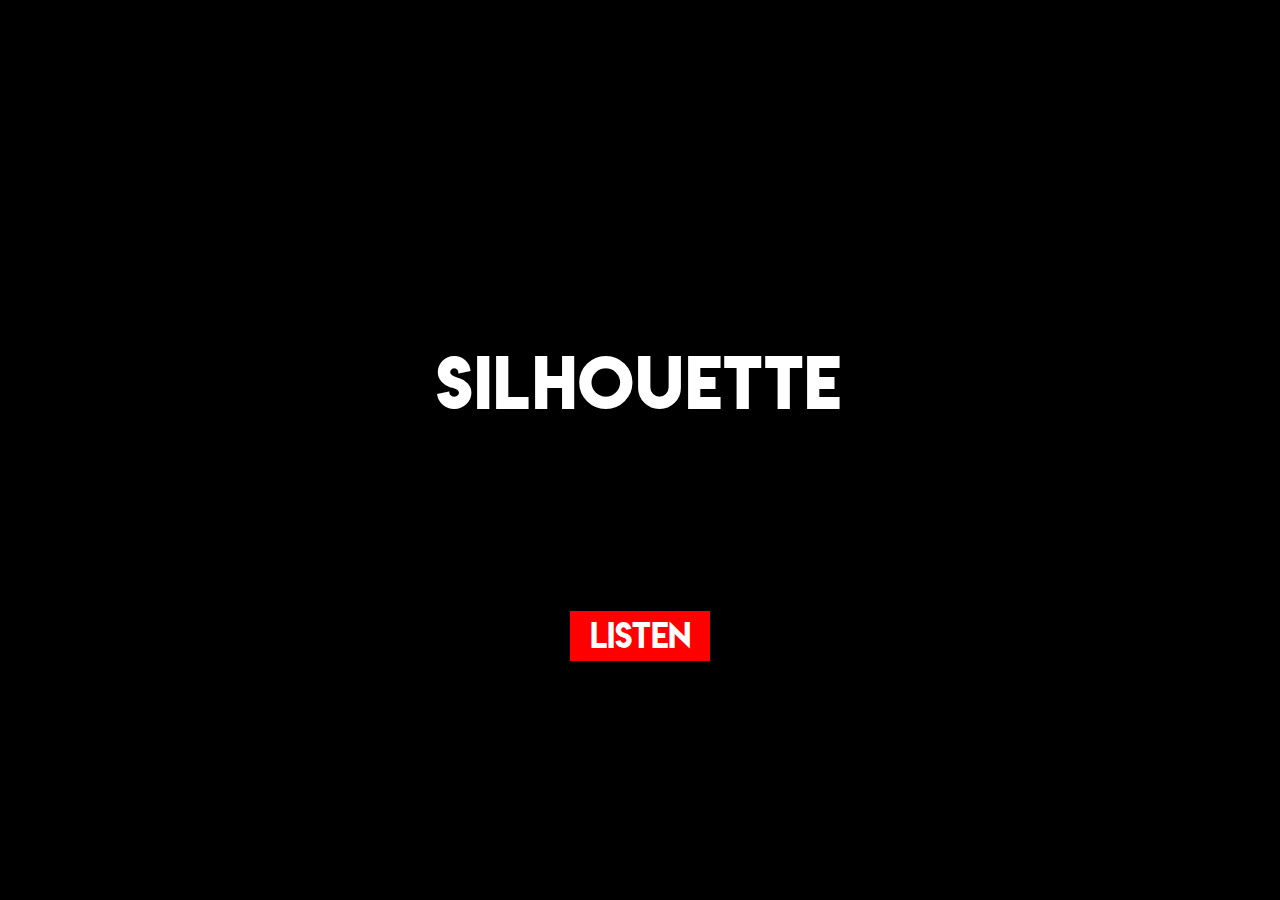
<file: mobile/index.html>
<!DOCTYPE html>
<html>
  <head>
    <meta charset="utf-8">
    <meta name="viewport" content="width=device-width">
    <title>Silhouette - Beats Turning</title>
    <link href="./style/style.css" rel="stylesheet" type="text/css" />
	<meta name="description" content="The hottest internet radio this side of the known universe. Silhouette is the loudest Internet Radio for secondary school students in the Auckland region. It's Locally operated, and functions with community in mind.">

	<link rel="apple-touch-icon" sizes="180x180" href="./favicons/apple-touch-icon.png">
	<link rel="icon" type="image/png" sizes="32x32" href="./favicons/favicon-32x32.png">
	<link rel="icon" type="image/png" sizes="192x192" href="./favicons/android-chrome-192x192.png">
	<link rel="icon" type="image/png" sizes="16x16" href="./favicons/favicon-16x16.png">
	<link rel="manifest" href="./favicons/site.webmanifest">
	<link rel="mask-icon" href="./favicons/safari-pinned-tab.svg" color="#ff0000">
	<link rel="shortcut icon" href="./favicons/favicon.ico">
	<meta name="msapplication-TileColor" content="#000000">
	<meta name="msapplication-TileImage" content="./favicons/mstile-144x144.png">
	<meta name="msapplication-config" content="./favicons/browserconfig.xml">
	<meta name="theme-color" content="#000000">
	<link rel="icon" type="image/png" href="http://www.silhouette.gq/favicons/favicon.ico">
	<link rel="favicon" type="image/png" href="http://www.silhouette.gq/favicons/favicon.ico">
	<link rel="shortcut icon" type="image/x-icon" href="favicon.ico">
	
	<meta property="og:title" content="Silhouette" />
	<meta property="og:type" content="website" />
	<meta property="og:url" content="https://www.silhouette.gq" />
	<meta property="og:image" content="https://www.silhouette.gq/favicons/thumbnail.png" />
	<meta property="og:site_name" content="Silhouette" />
	<meta property="og:locale" content="en_US">
	<meta property="og:description" content="The hottest internet radio this side of the known universe | Silhouette - Beats Turning">
	
  </head>
  <body>
    <audio id=stream src="https://str2b.openstream.co/1035?aw_0_1st.stationid=3849&aw_0_1st.publisherId=1059&aw_0_1st.serverId=str2b" autostart="0"></audio>
	<iframe id=navbar-desktoplike src="https://php-additions.silhouette.repl.co/php/likes.php" style="overflow:hidden" scroll="no"></iframe>
	<div id=top-titlecontainer>
	  <h1 id=top-title id=yeete>Silhouette</h1>
	</div>
    <div id=top-buttoncontainer>
	  <div id=top-button onClick="streamToggle()">
		<div id=top-buttonspan>
		  <span id=span>listen</span>
		</div>
		<div id=top-buttonimg>
		  <img id=top-img src="../style/images/play-white.svg">
		</div>
      </div>
	</div>
    <script>
	  var streamState = 0;
	  var stream = document.getElementById('stream');
	  function streamToggle() {
	    if (streamState == 0) {
		  streamState = 1;
		  streamStart();
		} else {
		  streamState = 0;
		  streamStop();
		}
	  }
	  function streamStart() {
	    document.getElementById('span').innerHTML = 'stop';
		document.getElementById('top-img').src = '../style/images/pause-white.svg';
		document.getElementById('top-img').style.transform = 'rotate(360deg)';
		stream.play();
		stream.volume = 1;
	  }
	  function streamStop() {
	    document.getElementById('span').innerHTML = 'listen';
		document.getElementById('top-img').src = '../style/images/play-white.svg';
		document.getElementById('top-img').style.transform = 'rotate(0deg)';
		stream.volume = 0;
	  }
	  window.onload = function() {
	    document.getElementById('top-buttoncontainer').style.opacity = '1';
		document.getElementById('top-buttoncontainer').style.pointerEvents = 'auto';
	  }
    </script>
  </body>
</html>
</file>
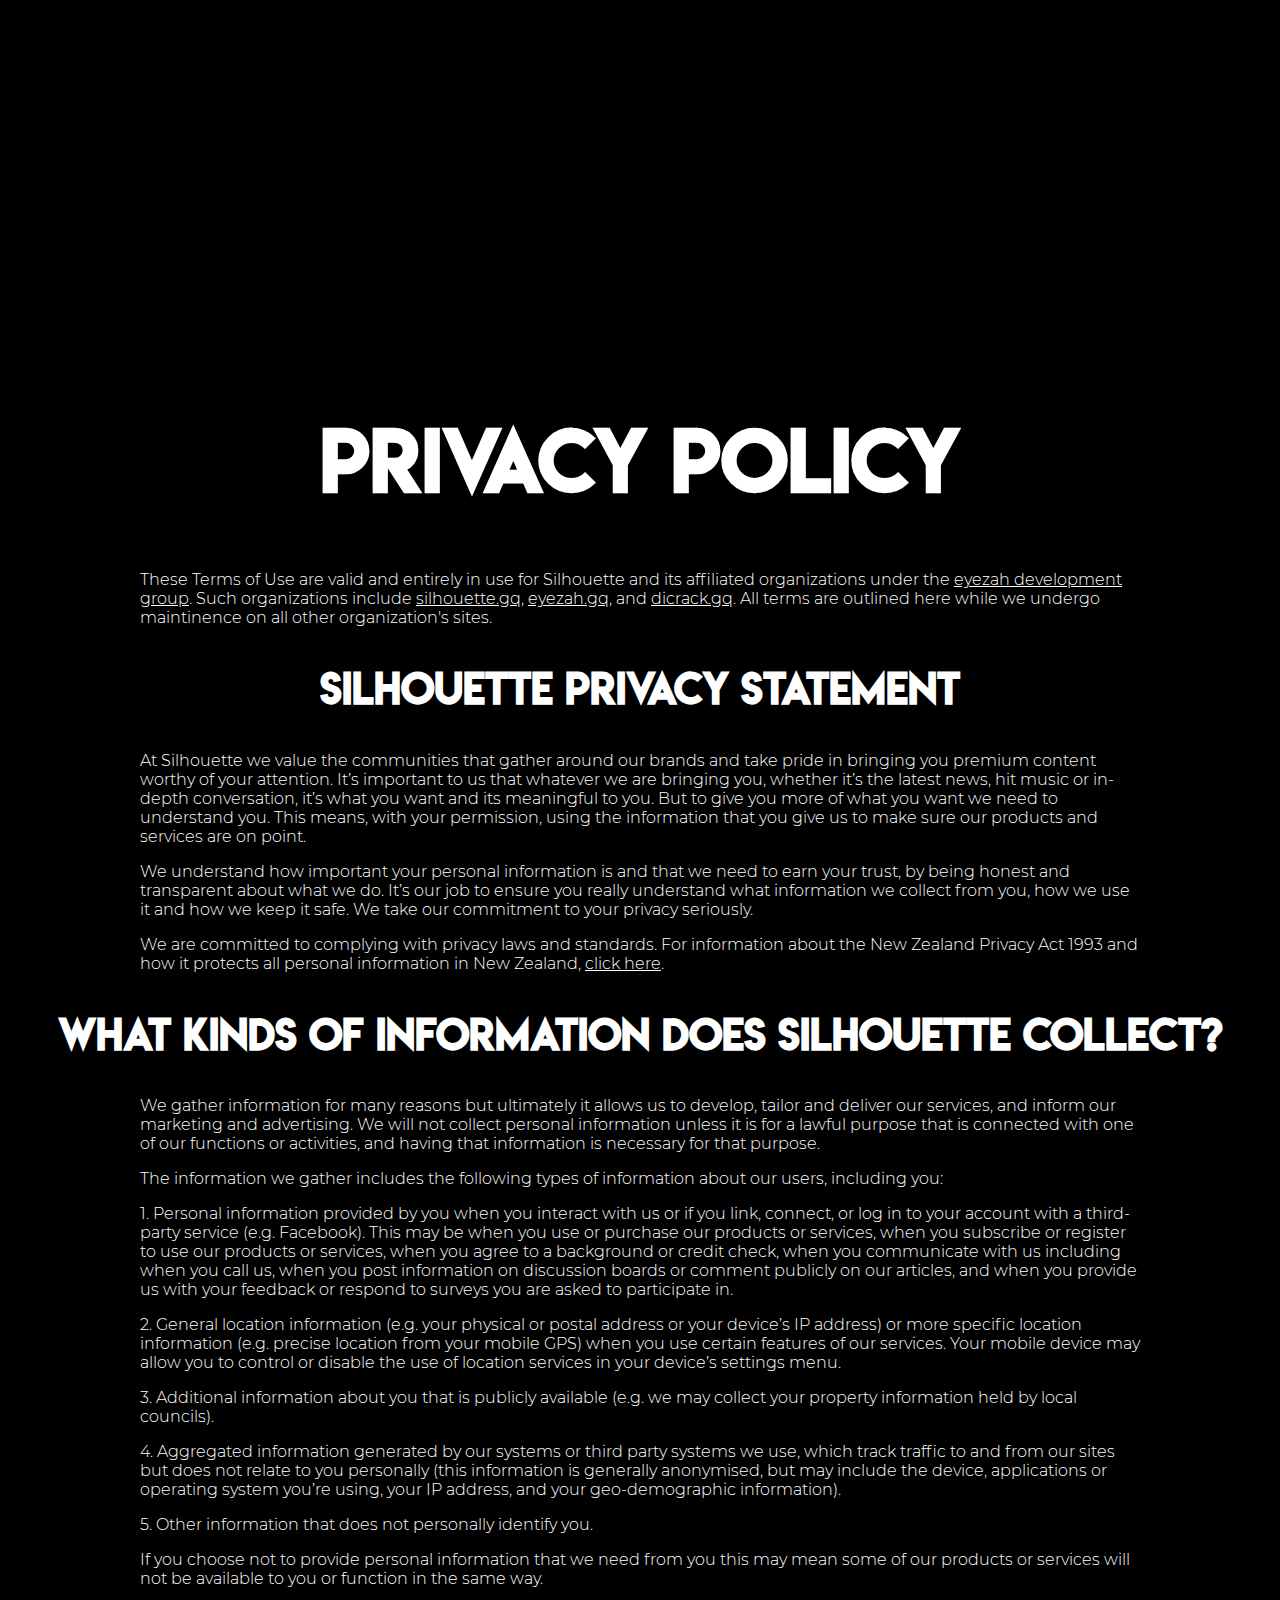
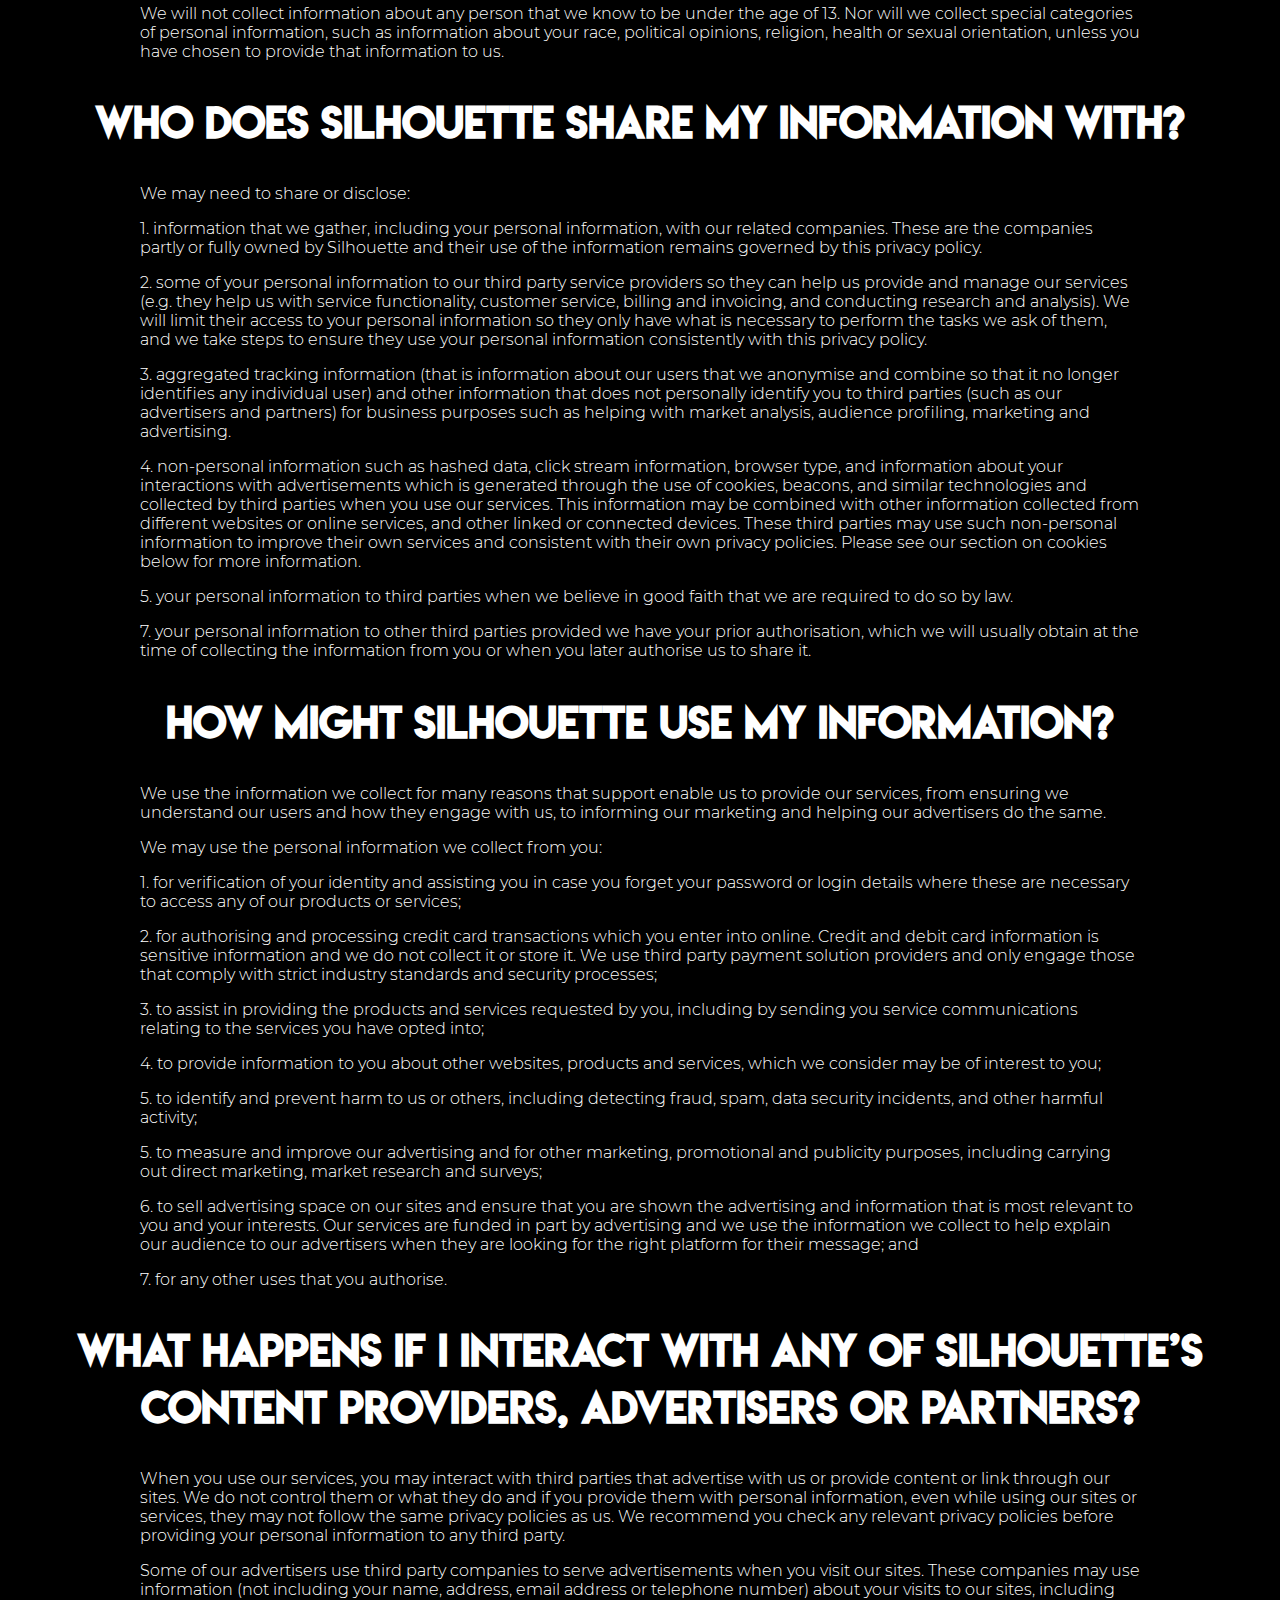
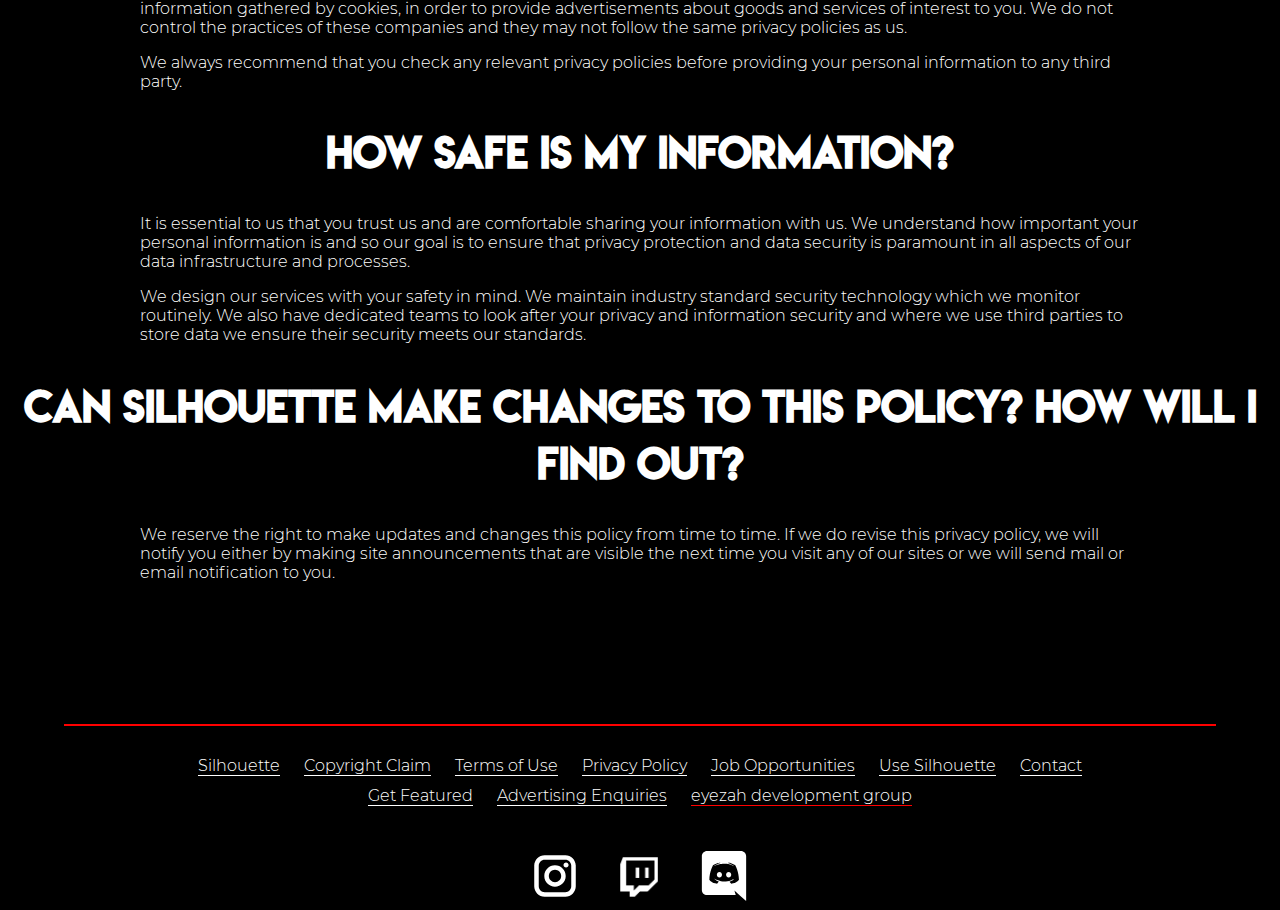
<file: privacy/index.html>
<!DOCTYPE html>
<html>
  <head>
    <meta charset="utf-8">
    <meta name="viewport" content="width=device-width, initial-scale=1">
    <title>Privacy Policy | Silhouette</title>
    <link href="../style/doc.css" rel="stylesheet" type="text/css" />
	<meta name="description" content="Privacy Policy for Silhouette and its affiliates. The hottest internet radio this side of the known universe. Silhouette is the loudest Internet Radio by secondary school students in the Auckland region. It's Locally operated, and functions with community in mind.">

	<link rel="apple-touch-icon" sizes="180x180" href="../favicons/apple-touch-icon.png">
	<link rel="icon" type="image/png" sizes="32x32" href="../favicons/favicon-32x32.png">
	<link rel="icon" type="image/png" sizes="192x192" href="../favicons/android-chrome-192x192.png">
	<link rel="icon" type="image/png" sizes="16x16" href="../favicons/favicon-16x16.png">
	<link rel="manifest" href="../favicons/site.webmanifest">
	<link rel="mask-icon" href="../favicons/safari-pinned-tab.svg" color="#ff0000">
	<link rel="shortcut icon" href="../favicons/favicon.ico">
	<meta name="msapplication-TileColor" content="#000000">
	<meta name="msapplication-TileImage" content="../favicons/mstile-144x144.png">
	<meta name="msapplication-config" content="../favicons/browserconfig.xml">
	<meta name="theme-color" content="#000000">
	<link rel="icon" type="image/png" href="http://www.silhouette.gq/favicons/favicon.ico">
	<link rel="favicon" type="image/png" href="http://www.silhouette.gq/favicons/favicon.ico">
	<link rel="shortcut icon" type="image/x-icon" href="favicon.ico">
	
	<meta property="og:title" content="Privacy Policy | Silhouette" />
	<meta property="og:type" content="website" />
	<meta property="og:url" content="https://www.silhouette.gq/privacy" />
	<meta property="og:image" content="https://www.silhouette.gq/favicons/thumbnail.png" />
	<meta property="og:site_name" content="Silhouette" />
	<meta property="og:locale" content="en_US">
	<meta property="og:description" content="The hottest internet radio this side of the known universe | Silhouette - Beats Turning">
	
	<!-- Google Analytics -->
	<script async src="https://www.googletagmanager.com/gtag/js?id=UA-141698745-1"></script>
	<script>
	  window.dataLayer = window.dataLayer || [];
	  function gtag(){dataLayer.push(arguments);}
	  gtag('js', new Date());

      gtag('config', 'UA-141698745-1');
	</script>
  </head>
  <body>
  <div id=load><div id="load-record"><div id="load-1"></div><div class="load-rotate" id="load-2"></div><div class="load-rotate" id="load-3"></div><div class="load-rotate" id="load-4"></div></div></div>
  <h1>Privacy Policy</h1>
  <p>These Terms of Use are valid and entirely in use for Silhouette and its affiliated organizations under the <a>eyezah development group</a>. Such organizations include <a>silhouette.gq</a>, <a>eyezah.gq</a>, and <a>dicrack.gq</a>. All terms are outlined here while we undergo maintinence on all other organization's sites.
  <h2>Silhouette Privacy Statement</h2>
  <p>At Silhouette we value the communities that gather around our brands and take pride in bringing you premium content worthy of your attention. It’s important to us that whatever we are bringing you, whether it’s the latest news, hit music or in-depth conversation, it’s what you want and its meaningful to you. But to give you more of what you want we need to understand you. This means, with your permission, using the information that you give us to make sure our products and services are on point.</p>
  <p>We understand how important your personal information is and that we need to earn your trust, by being honest and transparent about what we do. It’s our job to ensure you really understand what information we collect from you, how we use it and how we keep it safe. We take our commitment to your privacy seriously.</p>
  <p>We are committed to complying with privacy laws and standards. For information about the New Zealand Privacy Act 1993 and how it protects all personal information in New Zealand, <a onClick="window.open('https://www.privacy.org.nz/the-privacy-act-and-codes/privacy-act-and-codes-introduction/','_blank')">click here</a>.</p>
  <h2>What kinds of information does Silhouette collect?</h2>
  <p>We gather information for many reasons but ultimately it allows us to develop, tailor and deliver our services, and inform our marketing and advertising.  We will not collect personal information unless it is for a lawful purpose that is connected with one of our functions or activities, and having that information is necessary for that purpose.</p>
  <p>The information we gather includes the following types of information about our users, including you: </p>
  <p>1. Personal information provided by you when you interact with us or if you link, connect, or log in to your account with a third-party service (e.g. Facebook). This may be when you use or purchase our products or services, when you subscribe or register to use our products or services, when you agree to a background or credit check, when you communicate with us including when you call us, when you post information on discussion boards or comment publicly on our articles, and when you provide us with your feedback or respond to surveys you are asked to participate in. </p>
  <p>2. General location information (e.g. your physical or postal address or your device’s IP address) or more specific location information (e.g. precise location from your mobile GPS) when you use certain features of our services. Your mobile device may allow you to control or disable the use of location services in your device’s settings menu.</p>
  <p>3. Additional information about you that is publicly available (e.g. we may collect your property information held by local councils).</p>
  <p>4. Aggregated information generated by our systems or third party systems we use, which track traffic to and from our sites but does not relate to you personally (this information is generally anonymised, but may include the device, applications or operating system you’re using, your IP address, and your geo-demographic information). </p>
  <p>5. Other information that does not personally identify you. </p>
  <p>If you choose not to provide personal information that we need from you this may mean some of our products or services will not be available to you or function in the same way. </p>
  <p>We will not collect information about any person that we know to be under the age of 13. Nor will we collect special categories of personal information, such as information about your race, political opinions, religion, health or sexual orientation, unless you have chosen to provide that information to us.</p>
  <h2>Who does Silhouette share my information with?</h2>
  <p>We may need to share or disclose:</p>
  <p>1. information that we gather, including your personal information, with our related companies. These are the companies partly or fully owned by Silhouette and their use of the information remains governed by this privacy policy.</p>
  <p>2. some of your personal information to our third party service providers so they can help us provide and manage our services (e.g. they help us with service functionality, customer service, billing and invoicing, and conducting research and analysis). We will limit their access to your personal information so they only have what is necessary to perform the tasks we ask of them, and we take steps to ensure they use your personal information consistently with this privacy policy.</p>
  <p>3. aggregated tracking information (that is information about our users that we anonymise and combine so that it no longer identifies any individual user) and other information that does not personally identify you to third parties (such as our advertisers and partners) for business purposes such as helping with market analysis, audience profiling, marketing and advertising.</p>
  <p>4. non-personal information such as hashed data, click stream information, browser type, and information about your interactions with advertisements which is generated through the use of cookies, beacons, and similar technologies and collected by third parties when you use our services. This information may be combined with other information collected from different websites or online services, and other linked or connected devices. These third parties may use such non-personal information to improve their own services and consistent with their own privacy policies. Please see our section on cookies below for more information.</p>
  <p>5. your personal information to third parties when we believe in good faith that we are required to do so by law.</p>
  <p>7. your personal information to other third parties provided we have your prior authorisation, which we will usually obtain at the time of collecting the information from you or when you later authorise us to share it.</p>
  <h2>How might Silhouette use my information?</h2>
  <p>We use the information we collect for many reasons that support enable us to provide our services, from ensuring we understand our users and how they engage with us, to informing our marketing and helping our advertisers do the same.</p>
  <p>We may use the personal information we collect from you: </p>
  <p>1. for verification of your identity and assisting you in case you forget your password or login details where these are necessary to access any of our products or services; </p>
  <p>2. for authorising and processing credit card transactions which you enter into online. Credit and debit card information is sensitive information and we do not collect it or store it. We use third party payment solution providers and only engage those that comply with strict industry standards and security processes;</p>
  <p>3. to assist in providing the products and services requested by you, including by sending you service communications relating to the services you have opted into; </p>
  <p>4. to provide information to you about other websites, products and services, which we consider may be of interest to you; </p>
  <p>5. to identify and prevent harm to us or others, including detecting fraud, spam, data security incidents, and other harmful activity;</p>
  <p>5. to measure and improve our advertising and for other marketing, promotional and publicity purposes, including carrying out direct marketing, market research and surveys;</p>
  <p>6. to sell advertising space on our sites and ensure that you are shown the advertising and information that is most relevant to you and your interests. Our services are funded in part by advertising and we use the information we collect to help explain our audience to our advertisers when they are looking for the right platform for their message; and</p>
  <p>7. for any other uses that you authorise.</p>
  <h2>What happens if I interact with any of Silhouette’s content providers, advertisers or partners?</h2>
  <p>When you use our services, you may interact with third parties that advertise with us or provide content or link through our sites. We do not control them or what they do and if you provide them with personal information, even while using our sites or services, they may not follow the same privacy policies as us. We recommend you check any relevant privacy policies before providing your personal information to any third party.</p>
  <p>Some of our advertisers use third party companies to serve advertisements when you visit our sites. These companies may use information (not including your name, address, email address or telephone number) about your visits to our sites, including information gathered by cookies, in order to provide advertisements about goods and services of interest to you. We do not control the practices of these companies and they may not follow the same privacy policies as us.</p>
  <p>We always recommend that you check any relevant privacy policies before providing your personal information to any third party.</p>
  <h2>How safe is my information?</h2>
  <p>It is essential to us that you trust us and are comfortable sharing your information with us. We understand how important your personal information is and so our goal is to ensure that privacy protection and data security is paramount in all aspects of our data infrastructure and processes.    </p>
  <p>We design our services with your safety in mind. We maintain industry standard security technology which we monitor routinely. We also have dedicated teams to look after your privacy and information security and where we use third parties to store data we ensure their security meets our standards.</p>
  <h2>Can Silhouette make changes to this policy? How will I find out?</h2>
  <p>We reserve the right to make updates and changes this policy from time to time. If we do revise this privacy policy, we will notify you either by making site announcements that are visible the next time you visit any of our sites or we will send mail or email notification to you.</p>
  <br>
  <br>
  <br>
  <br>
  <br>
  <br>
  <br>
  <div id=footer-line></div>
  <div id="footer">
    <a href="http://www.silhouette.gq">Silhouette</a>
	<a onClick="window.open('http://www.silhouette.gq/legal/#copyright','_blank')">Copyright Claim</a>
	<a onClick="window.open('http://www.silhouette.gq/legal','_blank')">Terms of Use</a>
	<a onClick="window.open('http://www.silhouette.gq/privacy','_blank')">Privacy Policy</a>
	<a onClick="window.open('http://www.silhouette.gq/jobs','_blank')">Job Opportunities</a>
	<a onClick="window.open('http://www.silhouette.gq/developer','_blank')">Use Silhouette</a>
	<a onClick="window.open('http://www.silhouette.gq/contact','_blank')">Contact</a>
	<a onClick="window.open('http://www.silhouette.gq/jobs/#feature','_blank')">Get Featured</a>
	<a onClick="window.open('http://www.silhouette.gq/contact','_blank')">Advertising Enquiries</a>
	<a href="" style="border-bottom:1px solid red">eyezah development group</a>
	<div id=footer-social>
	  <img src="../style/images/instagram.svg" onClick="window.open('https://www.instagram.com/silhouette.gq/','_blank')"></img>
	  <img src="../style/images/twitch.png" onClick="window.open('https://www.twitch.tv/silhouettegq/','_blank')"></img>
	  <img src="../style/images/discord.svg" onClick="window.open('https://discord.gg/ZVeEfbq','_blank')" style="background-color:black"></img>
	</div>
  </div>
  <script src="../script/doc.js"></script>
  </body>
</html>
</file>
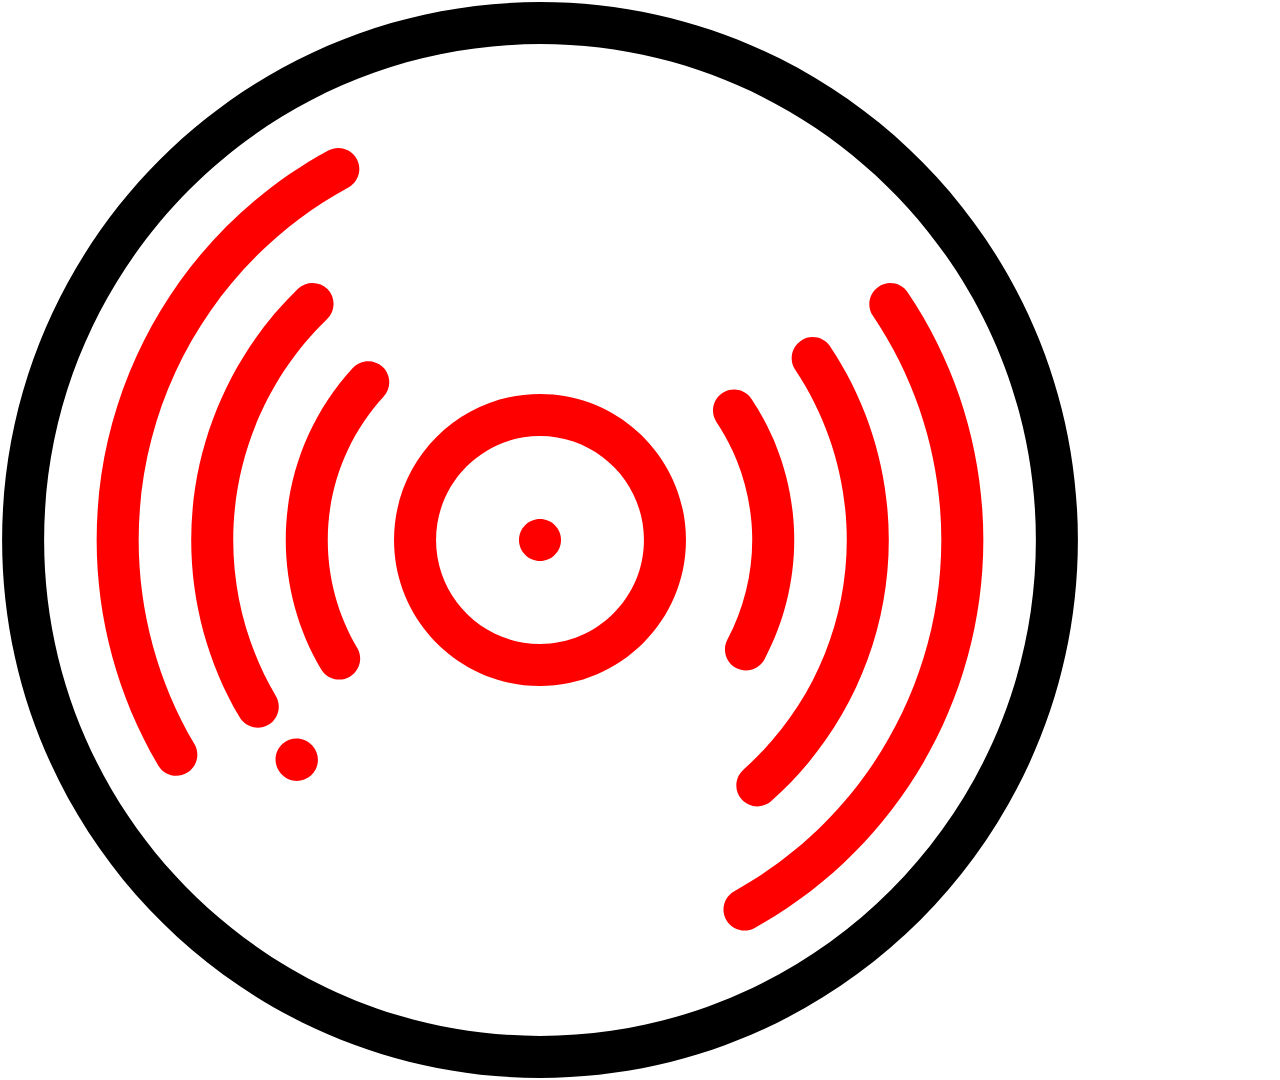
<file: stream/index.html>
<!DOCTYPE html><html> <head> <meta charset="utf-8"> <meta name="viewport" content="width=device-width"> <title>Stream | Silhouette</title><script async src="https://www.googletagmanager.com/gtag/js?id=UA-141698745-1"></script><script> window.dataLayer = window.dataLayer || []; function gtag(){dataLayer.push(arguments);} gtag('js', new Date()); gtag('config', 'UA-141698745-1');</script><style> body { margin: 0px;overflow: hidden; } div { width: 1080px;height: 1080px;background-image: url('../style/images/record.svg');background-size: cover;background-repeat: no-repeat;background-position: center;-webkit-animation: rotation 4s linear;-webkit-animation-iteration-count: infinite; } @keyframes rotation { 0% {transform: rotate(0deg)}100% {transform: rotate(359deg)} }</style> </head> <body> <audio src="http://listen.openstream.co/3813/audio" autoplay></audio> <div></div> </body></html>
</file>
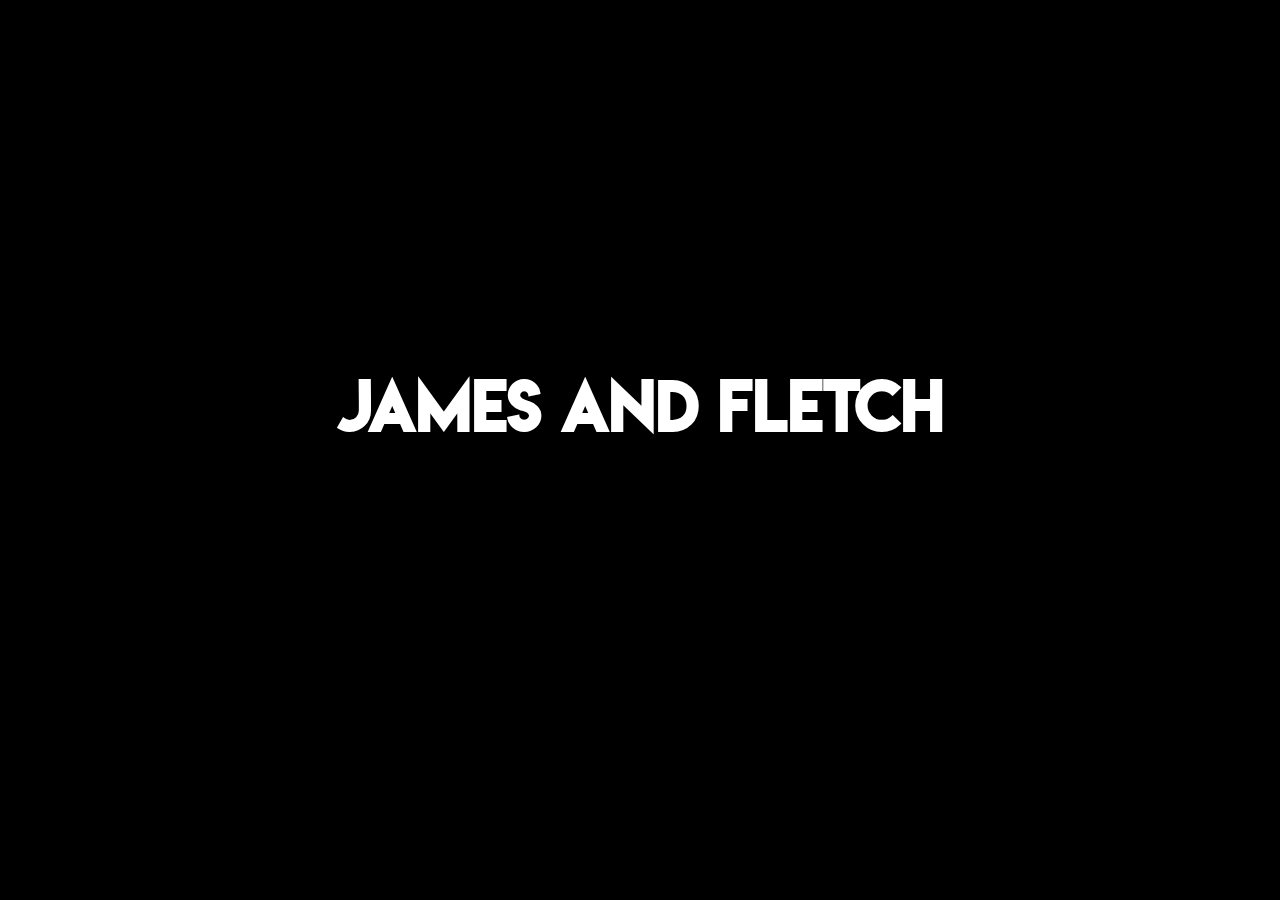
<file: shows/jamesandfletch/index.html>
<!DOCTYPE html>
<html>
  <head>
    <meta charset="utf-8">
    <meta name="viewport" content="width=device-width, initial-scale=1">
    <title>Silhouette - Beats Turning</title>
    <link href="../style/style.css" rel="stylesheet" type="text/css" />
	<meta name="description" content="The hottest internet radio this side of the known universe. Silhouette is the loudest Internet Radio for secondary school students in the Auckland region. It's Locally operated, and functions with community in mind.">

	<link rel="apple-touch-icon" sizes="180x180" href="../favicons/apple-touch-icon.png">
	<link rel="icon" type="image/png" sizes="32x32" href="../favicons/favicon-32x32.png">
	<link rel="icon" type="image/png" sizes="192x192" href="../favicons/android-chrome-192x192.png">
	<link rel="icon" type="image/png" sizes="16x16" href="../favicons/favicon-16x16.png">
	<link rel="manifest" href="../favicons/site.webmanifest">
	<link rel="mask-icon" href="../favicons/safari-pinned-tab.svg" color="#ff0000">
	<link rel="shortcut icon" href="../favicons/favicon.ico">
	<meta name="msapplication-TileColor" content="#000000">
	<meta name="msapplication-TileImage" content="../favicons/mstile-144x144.png">
	<meta name="msapplication-config" content="../favicons/browserconfig.xml">
	<meta name="theme-color" content="#000000">
	<link rel="icon" type="image/png" href="http://www.silhouette.gq/favicons/favicon.ico">
	<link rel="favicon" type="image/png" href="http://www.silhouette.gq/favicons/favicon.ico">
	<link rel="shortcut icon" type="image/x-icon" href="favicon.ico">
	
	<meta property="og:title" content="James and Fletch | Silhouette" />
	<meta property="og:type" content="website" />
	<meta property="og:url" content="https://www.silhouette.gq/shows/jamesandfletch" />
	<meta property="og:image" content="https://www.silhouette.gq/favicons/thumbnail.png" />
	<meta property="og:site_name" content="Silhouette" />
	<meta property="og:locale" content="en_US">
	<meta property="og:description" content="The hottest internet radio this side of the known universe | Silhouette - Beats Turning">
	
  </head>
  <body>
    <div id=load><div id="load-record"><div id="load-1"></div><div class="load-rotate" id="load-2"></div><div class="load-rotate" id="load-3"></div><div class="load-rotate" id="load-4"></div></div></div>
    <h1>James and Fletch</h1>
	<script src="../style/script.js"></script>
  </body>
</html>
</file>
<file: style/doc.css>
body {
	background-color: black;
	margin: 0px;
	position: relative;
	top: calc(50vh - 100px);
	overflow-x: hidden;
}

#body {
	overflow-x: hidden;
	width: 100%;
	max-width: 100vw;
}

@font-face {
    font-family: lemonmilk;
    src: url("./fonts/LemonMilk.otf") format("opentype");
}

@font-face {
    font-family: montserratlight;
    src: url("./fonts/Montserrat-Light.otf") format("opentype");
}

@keyframes rotate {
	0% {transform: rotate(0deg)}
	100% {transform: rotate(359deg)}
}

#load {
	position: fixed;
	z-index: 15;
	width: 100%;
	height: 100vh;
	background-color: black;
	top: 0px;
	left: 0px;
	transition: 0.2s;
}

#load-1 {
  background-image: url("./loading-1.svg");
  width: 100%;
  height: 100%;
  top: 0px;
  left: 0px;
  position: absolute;
  background-size: cover;
  background-position: center;
}

#load-2 {
  background-image: url("./loading-2.svg");
  -webkit-animation-duration: 2s;
  -webkit-animation-iteration-count: infinite;
}

#load-3 {
  background-image: url("./loading-3.svg");
  -webkit-animation-duration: 6s;
  -webkit-animation-iteration-count: infinite;
}

#load-4 {
  background-image: url("./loading-4.svg");
  -webkit-animation-duration: 3s;
  -webkit-animation-iteration-count: infinite;
}

.load-rotate {
  width: 100%;
  height: 100%;
  top: 0px;
  left: 0px;
  position: absolute;
  background-size: cover;
  background-position: center;
  -webkit-animation: load-rotate;
}

@keyframes load-rotate {
  0% {transform: rotate(0deg)}
  100% {transform: rotate(359deg)}
}

#load-record {
  position: fixed;
  width: 200px;
  height: 200px;
  top: calc(50vh - 100px);
  left: calc(50% - 100px);
  -webkit-animation: load-rotate 6s;
  -webkit-animation-iteration-count: infinite;
  -webkit-animation-play-state: paused;
  animation: rotate 6s linear;
  animation-iteration-count: infinite;
}

h1 {
	font-family: lemonmilk;
	color: white;
	text-align: center;
	font-size: 5em;
	user-select: none;
	-webkit-touch-callout: none;
	-moz-user-select: none;
	-ms-user-select: none;
}

h2 {
	font-family: lemonmilk;
	color: white;
	text-align: center;
	font-size: 2.5em;
	user-select: none;
	-webkit-touch-callout: none;
	-moz-user-select: none;
	-ms-user-select: none;
}

h3 {
	font-family: lemonmilk;
	color: white;
	text-align: center;
	font-size: 1.5em;
	user-select: none;
	-webkit-touch-callout: none;
	-moz-user-select: none;
	-ms-user-select: none;
	letter-spacing: 0.03em;
}

p {
	color: white;
	width: 100%;
	max-width: 1000px;
	display: block;
	margin-left: auto;
	margin-right: auto;
	font-family: montserratlight;
}

a {
	color: white;
	text-decoration: underline;
	transition: 0.4s;
	cursor: pointer;
}

a:hover {
	color: red;
	transition: 0.2s;
}

img {
	display: block;
	margin-left: auto;
	margin-right: auto;
	width: 100%;
	max-width: 600px;
}


#footer {
	color: white;
	width: 100%;
	max-width: 1000px;
	margin-left: auto;
	margin-right: auto;
	user-select: none;
	-webkit-touch-callout: none;
	-moz-user-select: none;
	-ms-user-select: none;
	text-align: center;
}

#footer a {
	color: white;
	font-family: montserratlight;
	text-decoration: none;
	user-select: none;
	-webkit-touch-callout: none;
	-moz-user-select: none;
	-ms-user-select: none;
	cursor: pointer;
	margin: 10px;
	display: inline-block;
	margin-top: 0px;
	border-bottom: 1px solid white;
	transition: 0.1s;
}

#footer a:hover {
	margin-left: 0px;
	margin-right: 0px;
	padding-left: 10px;
	padding-right: 10px;
}

#footer-line {
	border-top: 2px solid red;
	width: 90%;
	margin-left: 5%;
	margin-bottom: 30px;
}

#footer-social {
	width: 100%;
	height: 60px;
	margin-top: 30px;
	text-align: center;
}

#footer-social img {
	height: 60px;
	background-color: white;
	margin-left: 10px;
	margin-right: 10px;
	cursor: pointer;
	transition: 0.15s;
	position: relative;
	top: 0px;
	display: inline-block;
	width: auto;
}

#footer-social img:hover {
	top: -10px;
	transition: 0.1s;
}

@media screen and (max-width: 800px) {
	h1 {
	font-size: 4em;	
	}
}
</file>
<file: mobile/style/style.css>
body {
	margin: 0px;
	overflow: hidden;
	background-color: black;
	user-select: none;
	-webkit-touch-callout: none;
	-moz-user-select: none;
	-ms-user-select: none;
}

@font-face {
    font-family: lemonmilk;
    src: url("./fonts/LemonMilk.otf") format("opentype");
}

@font-face {
    font-family: montserratlight;
    src: url("./fonts/Montserrat-Light.otf") format("opentype");
}

#top-buttoncontainer {
	position: absolute;
	bottom: calc(25vh + 10px);
	width: 100%;
	text-align: center;
	user-select: none;
	-webkit-touch-callout: none;
	-moz-user-select: none;
	-ms-user-select: none;
	background-color: black;
	transition: 0.4s;
	pointer-events: none;
	opacity: 0;
}

#navbar-desktoplike {
	height: 30px;
	overflow: hidden;
	border: none;
	float: left;
	width: 100px;
	margin-left: 10px;
	margin-top: 10px;
	z-index: 10;
	position: relative;
}

#top-title {
	color: white;
	font-family: lemonmilk;
	letter-spacing: 0.05em;
	text-align: center;
	font-size: 4em;
	position: relative;
	bottom: 20px;
	user-select: none;
	-webkit-touch-callout: none;
	-moz-user-select: none;
	-ms-user-select: none;
	
}

#top-titlecontainer {
	line-height: 80vh;
	position: absolute;
	width: 100%;
}

#top-button {
	background-color: red;
	display: inline-block;
	cursor: pointer;
	transition: 0.2s;
	width: 140px;
	text-align: left;
	overflow: hidden;
	height: 50px;
	line-height: 50px; 
}

#top-button span {
	color: white;
	margin: 0px;
	font-family: lemonmilk;
	font-size: 2em;
	width: 140px;
	text-align: center;
}

#top-buttonspan {
	width: 140px;
	text-align: center;
	position: relative;
	z-index: 1;
}

#top-buttonimg {
	height: 50px;
	width: 50px;
	position: absolute;
	top: 0px;
	right: calc(50% - 70px);
	opacity: 0;
	pointer-events: none;
	transition: 0.2s;
}

#top-buttonimg img {
	width: 26px;
	position: relative;
	top: 8px;
	left: 6px;
	transition: 0.1s;
}

#top-button:hover {
	width: 180px;
}

#top-button:hover #top-buttonimg {
	right: calc(50% - 180px / 2);
	opacity: 1;
	transition: 0.5s;
}
</file>
<file: shows/style/style.css>
body {
	margin: 0px;
	overflow: hidden;
	background-color: black;
	user-select: none;
	-webkit-touch-callout: none;
	-moz-user-select: none;
	-ms-user-select: none;
}

@font-face {
    font-family: lemonmilk;
    src: url("./fonts/LemonMilk.otf") format("opentype");
}

@font-face {
    font-family: montserratlight;
    src: url("./fonts/Montserrat-Light.otf") format("opentype");
}

h1 {
	color: white;
	font-family: lemonmilk;
	margin: 0px;
	margin-top: 40vh;
	text-align: center;
	font-size: 4em;
}

#load {
	position: fixed;
	z-index: 15;
	width: 100%;
	height: 100vh;
	background-color: black;
	top: 0px;
	left: 0px;
	transition: 0.2s;
}

#load-1 {
  background-image: url("./loading-1.svg");
  width: 100%;
  height: 100%;
  top: 0px;
  left: 0px;
  position: absolute;
  background-size: cover;
  background-position: center;
}

#load-2 {
  background-image: url("./loading-2.svg");
  -webkit-animation-duration: 2s;
  -webkit-animation-iteration-count: infinite;
}

#load-3 {
  background-image: url("./loading-3.svg");
  -webkit-animation-duration: 6s;
  -webkit-animation-iteration-count: infinite;
}

#load-4 {
  background-image: url("./loading-4.svg");
  -webkit-animation-duration: 3s;
  -webkit-animation-iteration-count: infinite;
}

.load-rotate {
  width: 100%;
  height: 100%;
  top: 0px;
  left: 0px;
  position: absolute;
  background-size: cover;
  background-position: center;
  -webkit-animation: load-rotate;
}

@keyframes load-rotate {
  0% {transform: rotate(0deg)}
  100% {transform: rotate(359deg)}
}

#load-record {
  position: fixed;
  width: 200px;
  height: 200px;
  top: calc(50vh - 100px);
  left: calc(50% - 100px);
  -webkit-animation: load-rotate 6s;
  -webkit-animation-iteration-count: infinite;
  -webkit-animation-play-state: paused;
  animation: rotate 6s linear;
  animation-iteration-count: infinite;
}

@keyframes rotate {
	0% {transform: rotate(0deg)}
	100% {transform: rotate(359deg)}
}
</file>
